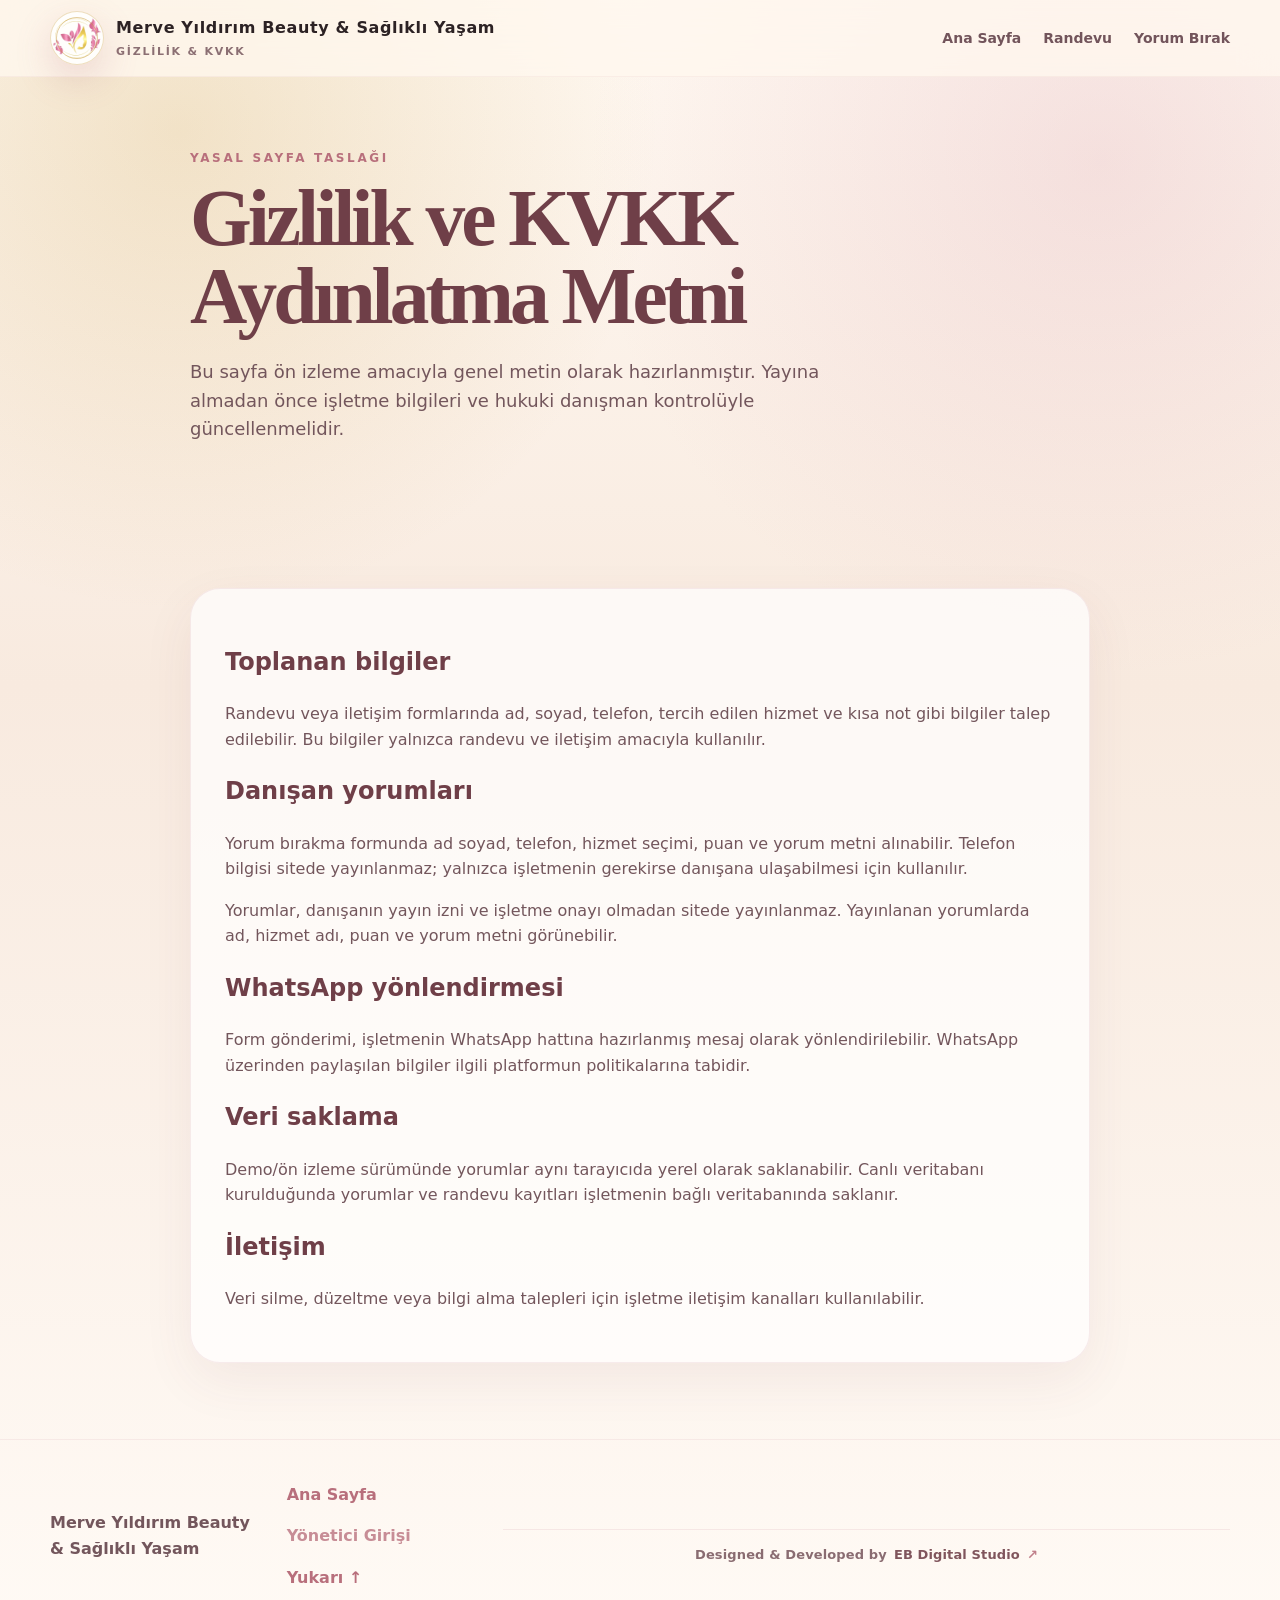
<file: gizlilik-kvkk.html>
<!doctype html>
<html lang="tr">
<head>
  <meta charset="utf-8">
  <meta name="viewport" content="width=device-width, initial-scale=1">
  <title>Gizlilik ve KVKK | Merve Yıldırım Beauty</title>
  <meta name="description" content="Merve Yıldırım Beauty gizlilik ve KVKK bilgilendirme sayfası. Kişisel verilerin işlenmesi ve iletişim süreçleri hakkında bilgi alın.">
  <meta name="robots" content="index,follow">
  <meta name="author" content="Merve Yıldırım Beauty & Sağlıklı Yaşam">
  <meta name="theme-color" content="#f7efe8">
  <meta name="referrer" content="strict-origin-when-cross-origin">
  <link rel="canonical" href="https://merveyildirimguzellik.com.tr/gizlilik-kvkk.html">
  <link rel="alternate" hreflang="tr-TR" href="https://merveyildirimguzellik.com.tr/gizlilik-kvkk.html">
  <link rel="alternate" hreflang="x-default" href="https://merveyildirimguzellik.com.tr/gizlilik-kvkk.html">
  <link rel="icon" href="favicon.ico" sizes="any">
  <link rel="icon" type="image/png" sizes="32x32" href="assets/images/favicon-32x32.png">
  <link rel="apple-touch-icon" sizes="180x180" href="assets/images/favicon-180x180.png">
  <link rel="manifest" href="/manifest.webmanifest">
  <meta property="og:type" content="website">
  <meta property="og:locale" content="tr_TR">
  <meta property="og:site_name" content="Merve Yıldırım Beauty & Sağlıklı Yaşam">
  <meta property="og:title" content="Gizlilik ve KVKK | Merve Yıldırım Beauty">
  <meta property="og:description" content="Merve Yıldırım Beauty gizlilik ve KVKK bilgilendirme sayfası. Kişisel verilerin işlenmesi ve iletişim süreçleri hakkında bilgi alın.">
  <meta property="og:url" content="https://merveyildirimguzellik.com.tr/gizlilik-kvkk.html">
  <meta property="og:image" content="https://merveyildirimguzellik.com.tr/assets/images/logo-merve-yildirim-original.jpg">
  <meta property="og:image:width" content="1200">
  <meta property="og:image:height" content="630">
  <meta name="twitter:card" content="summary_large_image">
  <meta name="twitter:title" content="Gizlilik ve KVKK | Merve Yıldırım Beauty">
  <meta name="twitter:description" content="Merve Yıldırım Beauty gizlilik ve KVKK bilgilendirme sayfası. Kişisel verilerin işlenmesi ve iletişim süreçleri hakkında bilgi alın.">
  <meta name="twitter:image" content="https://merveyildirimguzellik.com.tr/assets/images/logo-merve-yildirim-original.jpg">
  <link rel="stylesheet" href="assets/css/style.css?v=13">
  <script type="application/ld+json">{"@context":"https://schema.org","@type":"WebPage","@id":"https://merveyildirimguzellik.com.tr/gizlilik-kvkk.html#webpage","url":"https://merveyildirimguzellik.com.tr/gizlilik-kvkk.html","name":"Gizlilik ve KVKK | Merve Yıldırım Beauty","headline":"Gizlilik ve KVKK | Merve Yıldırım Beauty","description":"Merve Yıldırım Beauty gizlilik ve KVKK bilgilendirme sayfası. Kişisel verilerin işlenmesi ve iletişim süreçleri hakkında bilgi alın.","inLanguage":"tr-TR","isPartOf":{"@type":"WebSite","@id":"https://merveyildirimguzellik.com.tr/#website","url":"https://merveyildirimguzellik.com.tr/","name":"Merve Yıldırım Beauty & Sağlıklı Yaşam"},"publisher":{"@id":"https://merveyildirimguzellik.com.tr/#business"}}</script>
</head>
<body id="top">
<header class="topbar">
  <nav class="container nav">
    <a class="logo" href="index.html#top"><span class="logo-mark"><img src="assets/images/logo-mark.png?v=11" alt="Merve Yıldırım Beauty & Sağlıklı Yaşam logosu" width="54" height="54" loading="eager" decoding="async"></span><span><span data-brand="name">Merve Yıldırım Beauty & Sağlıklı Yaşam</span><small>Gizlilik & KVKK</small></span></a>
    <div class="nav-links open"><a href="index.html">Ana Sayfa</a><a href="randevu.html">Randevu</a><a href="yorum-birak.html">Yorum Bırak</a></div>
  </nav>
</header>
<main>
  <section class="page-hero">
    <div class="container legal">
      <p class="eyebrow">Yasal sayfa taslağı</p>
      <h1>Gizlilik ve KVKK Aydınlatma Metni</h1>
      <p class="hero-copy">Bu sayfa ön izleme amacıyla genel metin olarak hazırlanmıştır. Yayına almadan önce işletme bilgileri ve hukuki danışman kontrolüyle güncellenmelidir.</p>
    </div>
  </section>
  <section class="section">
    <div class="container legal content-card">
      <h2>Toplanan bilgiler</h2>
      <p>Randevu veya iletişim formlarında ad, soyad, telefon, tercih edilen hizmet ve kısa not gibi bilgiler talep edilebilir. Bu bilgiler yalnızca randevu ve iletişim amacıyla kullanılır.</p>
      <h2>Danışan yorumları</h2>
      <p>Yorum bırakma formunda ad soyad, telefon, hizmet seçimi, puan ve yorum metni alınabilir. Telefon bilgisi sitede yayınlanmaz; yalnızca işletmenin gerekirse danışana ulaşabilmesi için kullanılır.</p>
      <p>Yorumlar, danışanın yayın izni ve işletme onayı olmadan sitede yayınlanmaz. Yayınlanan yorumlarda ad, hizmet adı, puan ve yorum metni görünebilir.</p>
      <h2>WhatsApp yönlendirmesi</h2>
      <p>Form gönderimi, işletmenin WhatsApp hattına hazırlanmış mesaj olarak yönlendirilebilir. WhatsApp üzerinden paylaşılan bilgiler ilgili platformun politikalarına tabidir.</p>
      <h2>Veri saklama</h2>
      <p>Demo/ön izleme sürümünde yorumlar aynı tarayıcıda yerel olarak saklanabilir. Canlı veritabanı kurulduğunda yorumlar ve randevu kayıtları işletmenin bağlı veritabanında saklanır.</p>
      <h2>İletişim</h2>
      <p>Veri silme, düzeltme veya bilgi alma talepleri için işletme iletişim kanalları kullanılabilir.</p>
    </div>
  </section>
</main>
<footer class="footer"><div class="container footer-inner"><div><strong data-brand="name">Merve Yıldırım Beauty</strong></div><div class="footer-links"><a href="index.html">Ana Sayfa</a><a href="admin-yorumlar.html" rel="nofollow">Yönetici Girişi</a><a href="#top" data-scroll-top>Yukarı ↑</a></div>
    <div class="eb-made-by" aria-label="Site tasarım ve geliştirme imzası">
      <a href="https://ebdigitalstudio.com.tr/" target="_blank" rel="noopener noreferrer external" title="Designed & Developed by EB Digital Studio">
        <span>Designed &amp; Developed by</span>
        <strong>EB Digital Studio</strong>
        <i aria-hidden="true">↗</i>
      </a>
    </div></div></footer>
<script src="assets/js/site-data.js?v=13"></script><script src="assets/js/app.js?v=13"></script>
</body>
</html>
</file>
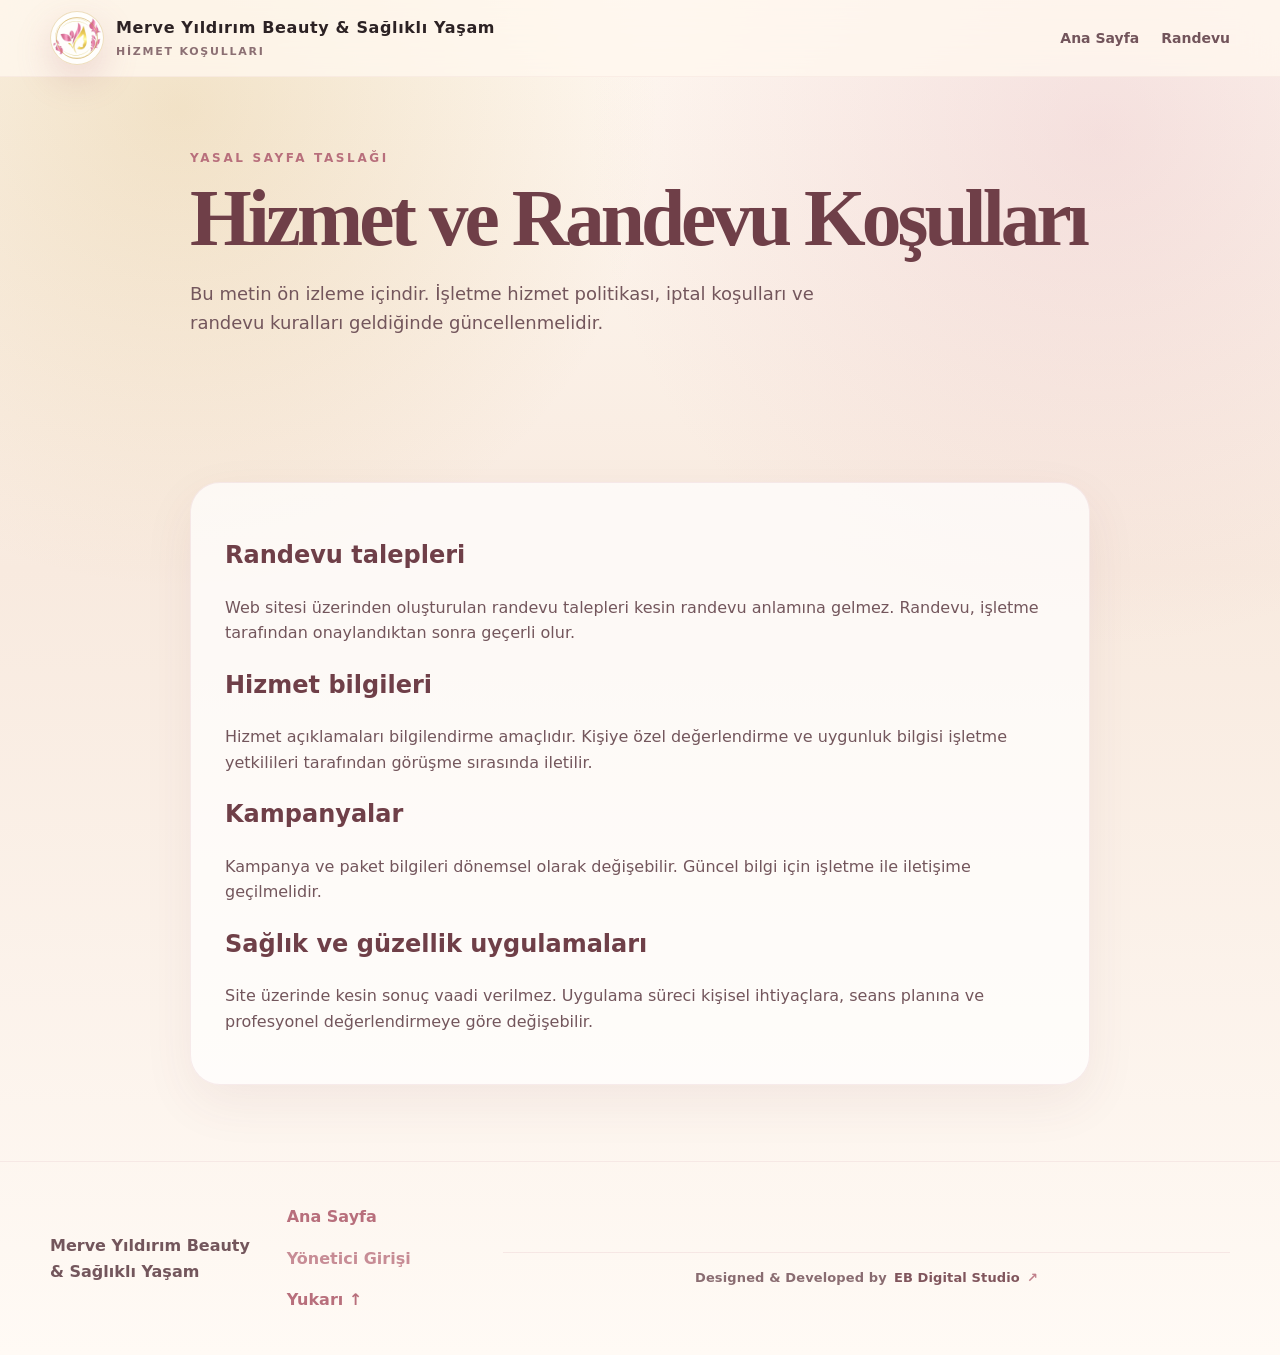
<file: hizmet-kosullari.html>
<!doctype html>
<html lang="tr">
<head>
  <meta charset="utf-8">
  <meta name="viewport" content="width=device-width, initial-scale=1">
  <title>Hizmet Koşulları | Merve Yıldırım Beauty</title>
  <meta name="description" content="Merve Yıldırım Beauty hizmet koşulları, randevu, ödeme, iptal ve bilgilendirme süreçleri hakkında açıklamalar.">
  <meta name="robots" content="index,follow">
  <meta name="author" content="Merve Yıldırım Beauty & Sağlıklı Yaşam">
  <meta name="theme-color" content="#f7efe8">
  <meta name="referrer" content="strict-origin-when-cross-origin">
  <link rel="canonical" href="https://merveyildirimguzellik.com.tr/hizmet-kosullari.html">
  <link rel="alternate" hreflang="tr-TR" href="https://merveyildirimguzellik.com.tr/hizmet-kosullari.html">
  <link rel="alternate" hreflang="x-default" href="https://merveyildirimguzellik.com.tr/hizmet-kosullari.html">
  <link rel="icon" href="favicon.ico" sizes="any">
  <link rel="icon" type="image/png" sizes="32x32" href="assets/images/favicon-32x32.png">
  <link rel="apple-touch-icon" sizes="180x180" href="assets/images/favicon-180x180.png">
  <link rel="manifest" href="/manifest.webmanifest">
  <meta property="og:type" content="website">
  <meta property="og:locale" content="tr_TR">
  <meta property="og:site_name" content="Merve Yıldırım Beauty & Sağlıklı Yaşam">
  <meta property="og:title" content="Hizmet Koşulları | Merve Yıldırım Beauty">
  <meta property="og:description" content="Merve Yıldırım Beauty hizmet koşulları, randevu, ödeme, iptal ve bilgilendirme süreçleri hakkında açıklamalar.">
  <meta property="og:url" content="https://merveyildirimguzellik.com.tr/hizmet-kosullari.html">
  <meta property="og:image" content="https://merveyildirimguzellik.com.tr/assets/images/logo-merve-yildirim-original.jpg">
  <meta property="og:image:width" content="1200">
  <meta property="og:image:height" content="630">
  <meta name="twitter:card" content="summary_large_image">
  <meta name="twitter:title" content="Hizmet Koşulları | Merve Yıldırım Beauty">
  <meta name="twitter:description" content="Merve Yıldırım Beauty hizmet koşulları, randevu, ödeme, iptal ve bilgilendirme süreçleri hakkında açıklamalar.">
  <meta name="twitter:image" content="https://merveyildirimguzellik.com.tr/assets/images/logo-merve-yildirim-original.jpg">
  <link rel="stylesheet" href="assets/css/style.css?v=13">
  <script type="application/ld+json">{"@context":"https://schema.org","@type":"WebPage","@id":"https://merveyildirimguzellik.com.tr/hizmet-kosullari.html#webpage","url":"https://merveyildirimguzellik.com.tr/hizmet-kosullari.html","name":"Hizmet Koşulları | Merve Yıldırım Beauty","headline":"Hizmet Koşulları | Merve Yıldırım Beauty","description":"Merve Yıldırım Beauty hizmet koşulları, randevu, ödeme, iptal ve bilgilendirme süreçleri hakkında açıklamalar.","inLanguage":"tr-TR","isPartOf":{"@type":"WebSite","@id":"https://merveyildirimguzellik.com.tr/#website","url":"https://merveyildirimguzellik.com.tr/","name":"Merve Yıldırım Beauty & Sağlıklı Yaşam"},"publisher":{"@id":"https://merveyildirimguzellik.com.tr/#business"}}</script>
</head>
<body id="top"><header class="topbar"><nav class="container nav"><a class="logo" href="index.html#top"><span class="logo-mark"><img src="assets/images/logo-mark.png?v=11" alt="Merve Yıldırım Beauty & Sağlıklı Yaşam logosu" width="54" height="54" loading="eager" decoding="async"></span><span><span data-brand="name">Merve Yıldırım Beauty & Sağlıklı Yaşam</span><small>Hizmet Koşulları</small></span></a><div class="nav-links open"><a href="index.html">Ana Sayfa</a><a href="randevu.html">Randevu</a></div></nav></header>
<main><section class="page-hero"><div class="container legal"><p class="eyebrow">Yasal sayfa taslağı</p><h1>Hizmet ve Randevu Koşulları</h1><p class="hero-copy">Bu metin ön izleme içindir. İşletme hizmet politikası, iptal koşulları ve randevu kuralları geldiğinde güncellenmelidir.</p></div></section><section class="section"><div class="container legal content-card"><h2>Randevu talepleri</h2><p>Web sitesi üzerinden oluşturulan randevu talepleri kesin randevu anlamına gelmez. Randevu, işletme tarafından onaylandıktan sonra geçerli olur.</p><h2>Hizmet bilgileri</h2><p>Hizmet açıklamaları bilgilendirme amaçlıdır. Kişiye özel değerlendirme ve uygunluk bilgisi işletme yetkilileri tarafından görüşme sırasında iletilir.</p><h2>Kampanyalar</h2><p>Kampanya ve paket bilgileri dönemsel olarak değişebilir. Güncel bilgi için işletme ile iletişime geçilmelidir.</p><h2>Sağlık ve güzellik uygulamaları</h2><p>Site üzerinde kesin sonuç vaadi verilmez. Uygulama süreci kişisel ihtiyaçlara, seans planına ve profesyonel değerlendirmeye göre değişebilir.</p></div></section></main><footer class="footer"><div class="container footer-inner"><div><strong data-brand="name">Merve Yıldırım Beauty</strong></div><div class="footer-links"><a href="index.html">Ana Sayfa</a><a href="admin-yorumlar.html" rel="nofollow">Yönetici Girişi</a><a href="#top" data-scroll-top>Yukarı ↑</a></div>
    <div class="eb-made-by" aria-label="Site tasarım ve geliştirme imzası">
      <a href="https://ebdigitalstudio.com.tr/" target="_blank" rel="noopener noreferrer external" title="Designed & Developed by EB Digital Studio">
        <span>Designed &amp; Developed by</span>
        <strong>EB Digital Studio</strong>
        <i aria-hidden="true">↗</i>
      </a>
    </div></div></footer><script src="assets/js/site-data.js?v=13"></script><script src="assets/js/app.js?v=13"></script></body></html>
</file>
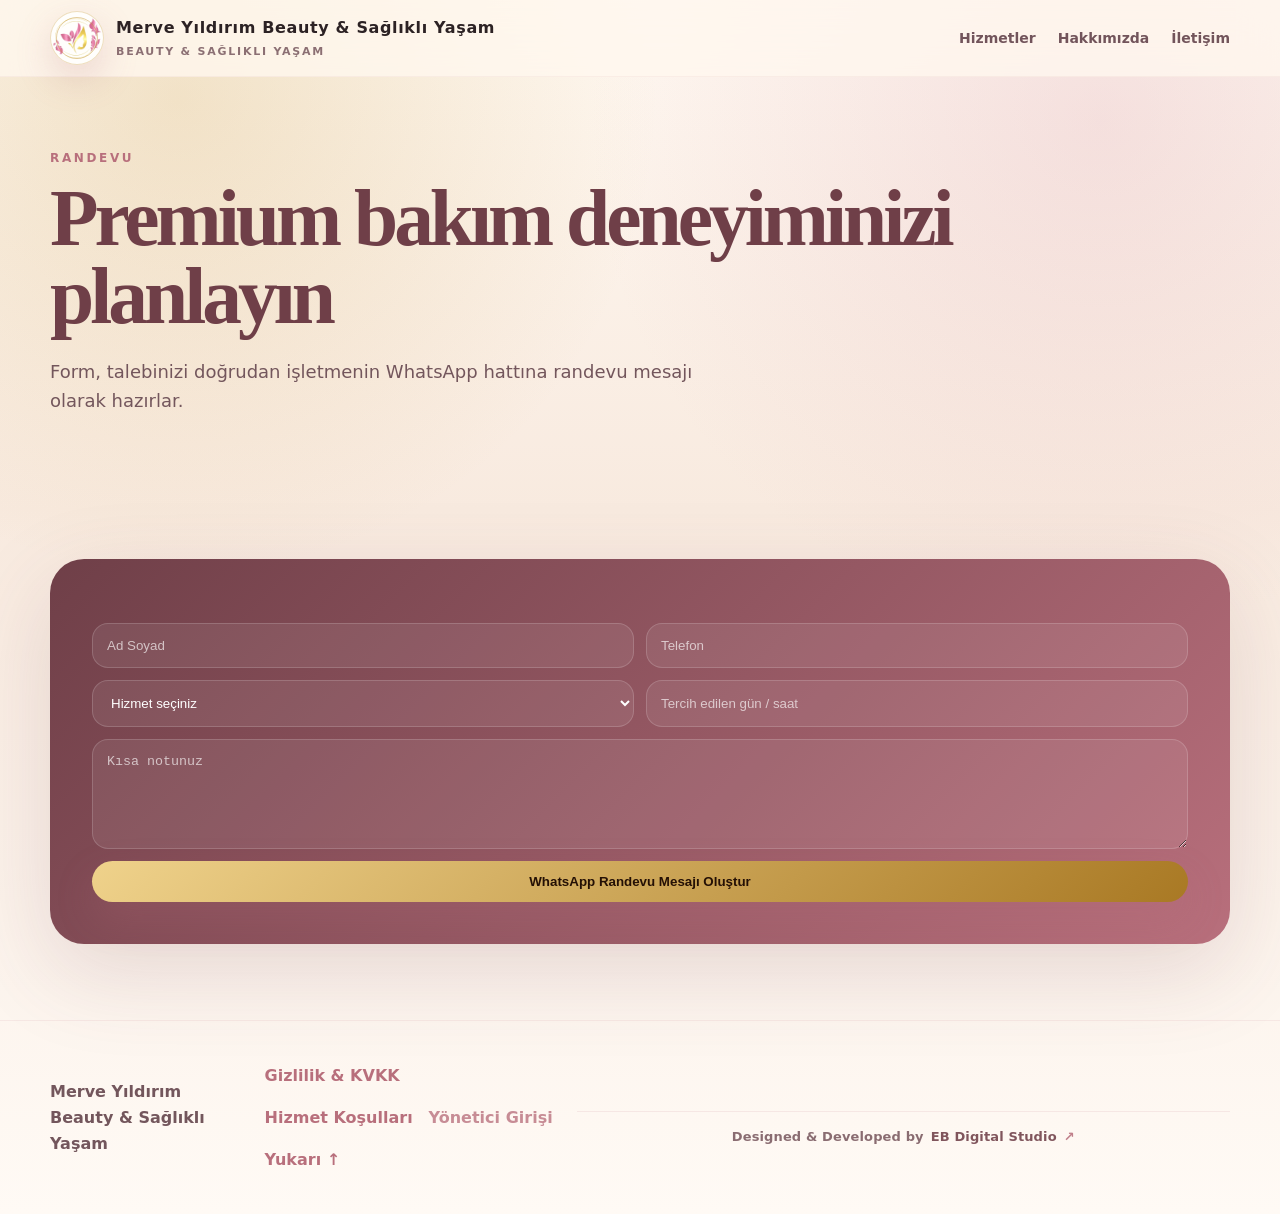
<file: randevu.html>
<!doctype html>
<html lang="tr">
<head>
  <meta charset="utf-8">
  <meta name="viewport" content="width=device-width, initial-scale=1">
  <title>Randevu Al | Merve Yıldırım Beauty Mezitli Mersin</title>
  <meta name="description" content="Merve Yıldırım Beauty Mezitli Mersin randevu sayfası. Telefon veya WhatsApp üzerinden hızlı randevu talebi oluşturun.">
  <meta name="robots" content="index,follow">
  <meta name="author" content="Merve Yıldırım Beauty & Sağlıklı Yaşam">
  <meta name="theme-color" content="#f7efe8">
  <meta name="referrer" content="strict-origin-when-cross-origin">
  <link rel="canonical" href="https://merveyildirimguzellik.com.tr/randevu.html">
  <link rel="alternate" hreflang="tr-TR" href="https://merveyildirimguzellik.com.tr/randevu.html">
  <link rel="alternate" hreflang="x-default" href="https://merveyildirimguzellik.com.tr/randevu.html">
  <link rel="icon" href="favicon.ico" sizes="any">
  <link rel="icon" type="image/png" sizes="32x32" href="assets/images/favicon-32x32.png">
  <link rel="apple-touch-icon" sizes="180x180" href="assets/images/favicon-180x180.png">
  <link rel="manifest" href="/manifest.webmanifest">
  <meta property="og:type" content="website">
  <meta property="og:locale" content="tr_TR">
  <meta property="og:site_name" content="Merve Yıldırım Beauty & Sağlıklı Yaşam">
  <meta property="og:title" content="Randevu Al | Merve Yıldırım Beauty Mezitli Mersin">
  <meta property="og:description" content="Merve Yıldırım Beauty Mezitli Mersin randevu sayfası. Telefon veya WhatsApp üzerinden hızlı randevu talebi oluşturun.">
  <meta property="og:url" content="https://merveyildirimguzellik.com.tr/randevu.html">
  <meta property="og:image" content="https://merveyildirimguzellik.com.tr/assets/images/logo-merve-yildirim-original.jpg">
  <meta property="og:image:width" content="1200">
  <meta property="og:image:height" content="630">
  <meta name="twitter:card" content="summary_large_image">
  <meta name="twitter:title" content="Randevu Al | Merve Yıldırım Beauty Mezitli Mersin">
  <meta name="twitter:description" content="Merve Yıldırım Beauty Mezitli Mersin randevu sayfası. Telefon veya WhatsApp üzerinden hızlı randevu talebi oluşturun.">
  <meta name="twitter:image" content="https://merveyildirimguzellik.com.tr/assets/images/logo-merve-yildirim-original.jpg">
  <link rel="stylesheet" href="assets/css/style.css?v=13">
  <script type="application/ld+json">{"@context":"https://schema.org","@type":"WebPage","@id":"https://merveyildirimguzellik.com.tr/randevu.html#webpage","url":"https://merveyildirimguzellik.com.tr/randevu.html","name":"Randevu Al | Merve Yıldırım Beauty Mezitli Mersin","headline":"Randevu Al | Merve Yıldırım Beauty Mezitli Mersin","description":"Merve Yıldırım Beauty Mezitli Mersin randevu sayfası. Telefon veya WhatsApp üzerinden hızlı randevu talebi oluşturun.","inLanguage":"tr-TR","isPartOf":{"@type":"WebSite","@id":"https://merveyildirimguzellik.com.tr/#website","url":"https://merveyildirimguzellik.com.tr/","name":"Merve Yıldırım Beauty & Sağlıklı Yaşam"},"publisher":{"@id":"https://merveyildirimguzellik.com.tr/#business"}}</script>
</head>
<body id="top">
<header class="topbar">
  <nav class="container nav">
    <a class="logo" href="index.html#top"><span class="logo-mark"><img src="assets/images/logo-mark.png?v=11" alt="Merve Yıldırım Beauty & Sağlıklı Yaşam logosu" width="54" height="54" loading="eager" decoding="async"></span><span><span data-brand="name">Merve Yıldırım Beauty & Sağlıklı Yaşam</span><small data-brand="descriptor">Beauty & Sağlıklı Yaşam</small></span></a>
    <button class="menu-toggle" id="menuToggle">Menü</button>
    <div class="nav-links" id="navLinks"><a href="index.html#hizmetler">Hizmetler</a><a href="index.html#hakkimizda">Hakkımızda</a><a href="index.html#iletisim">İletişim</a></div>
  </nav>
</header>
<main>
  <section class="page-hero"><div class="container"><p class="eyebrow">Randevu</p><h1>Premium bakım deneyiminizi planlayın</h1><p class="hero-copy">Form, talebinizi doğrudan işletmenin WhatsApp hattına randevu mesajı olarak hazırlar.</p></div></section>
  <section class="section"><div class="container appointment"><form class="form-grid" id="appointmentForm"><input class="input" name="name" placeholder="Ad Soyad" required><input class="input" name="phone" placeholder="Telefon" required><select class="input" name="service" id="serviceSelect"></select><input class="input" name="time" placeholder="Tercih edilen gün / saat"><textarea class="input" name="note" placeholder="Kısa notunuz"></textarea><button class="btn gold" type="submit">WhatsApp Randevu Mesajı Oluştur</button></form></div></section>
</main>
<footer class="footer"><div class="container footer-inner"><div><strong data-brand="name">Merve Yıldırım Beauty</strong></div><div class="footer-links"><a href="gizlilik-kvkk.html">Gizlilik & KVKK</a><a href="hizmet-kosullari.html">Hizmet Koşulları</a><a href="admin-yorumlar.html" rel="nofollow">Yönetici Girişi</a><a href="#top" data-scroll-top>Yukarı ↑</a></div>
    <div class="eb-made-by" aria-label="Site tasarım ve geliştirme imzası">
      <a href="https://ebdigitalstudio.com.tr/" target="_blank" rel="noopener noreferrer external" title="Designed & Developed by EB Digital Studio">
        <span>Designed &amp; Developed by</span>
        <strong>EB Digital Studio</strong>
        <i aria-hidden="true">↗</i>
      </a>
    </div></div></footer>
<script src="assets/js/site-data.js?v=13"></script><script src="assets/js/app.js?v=13"></script>
</body>
</html>
</file>
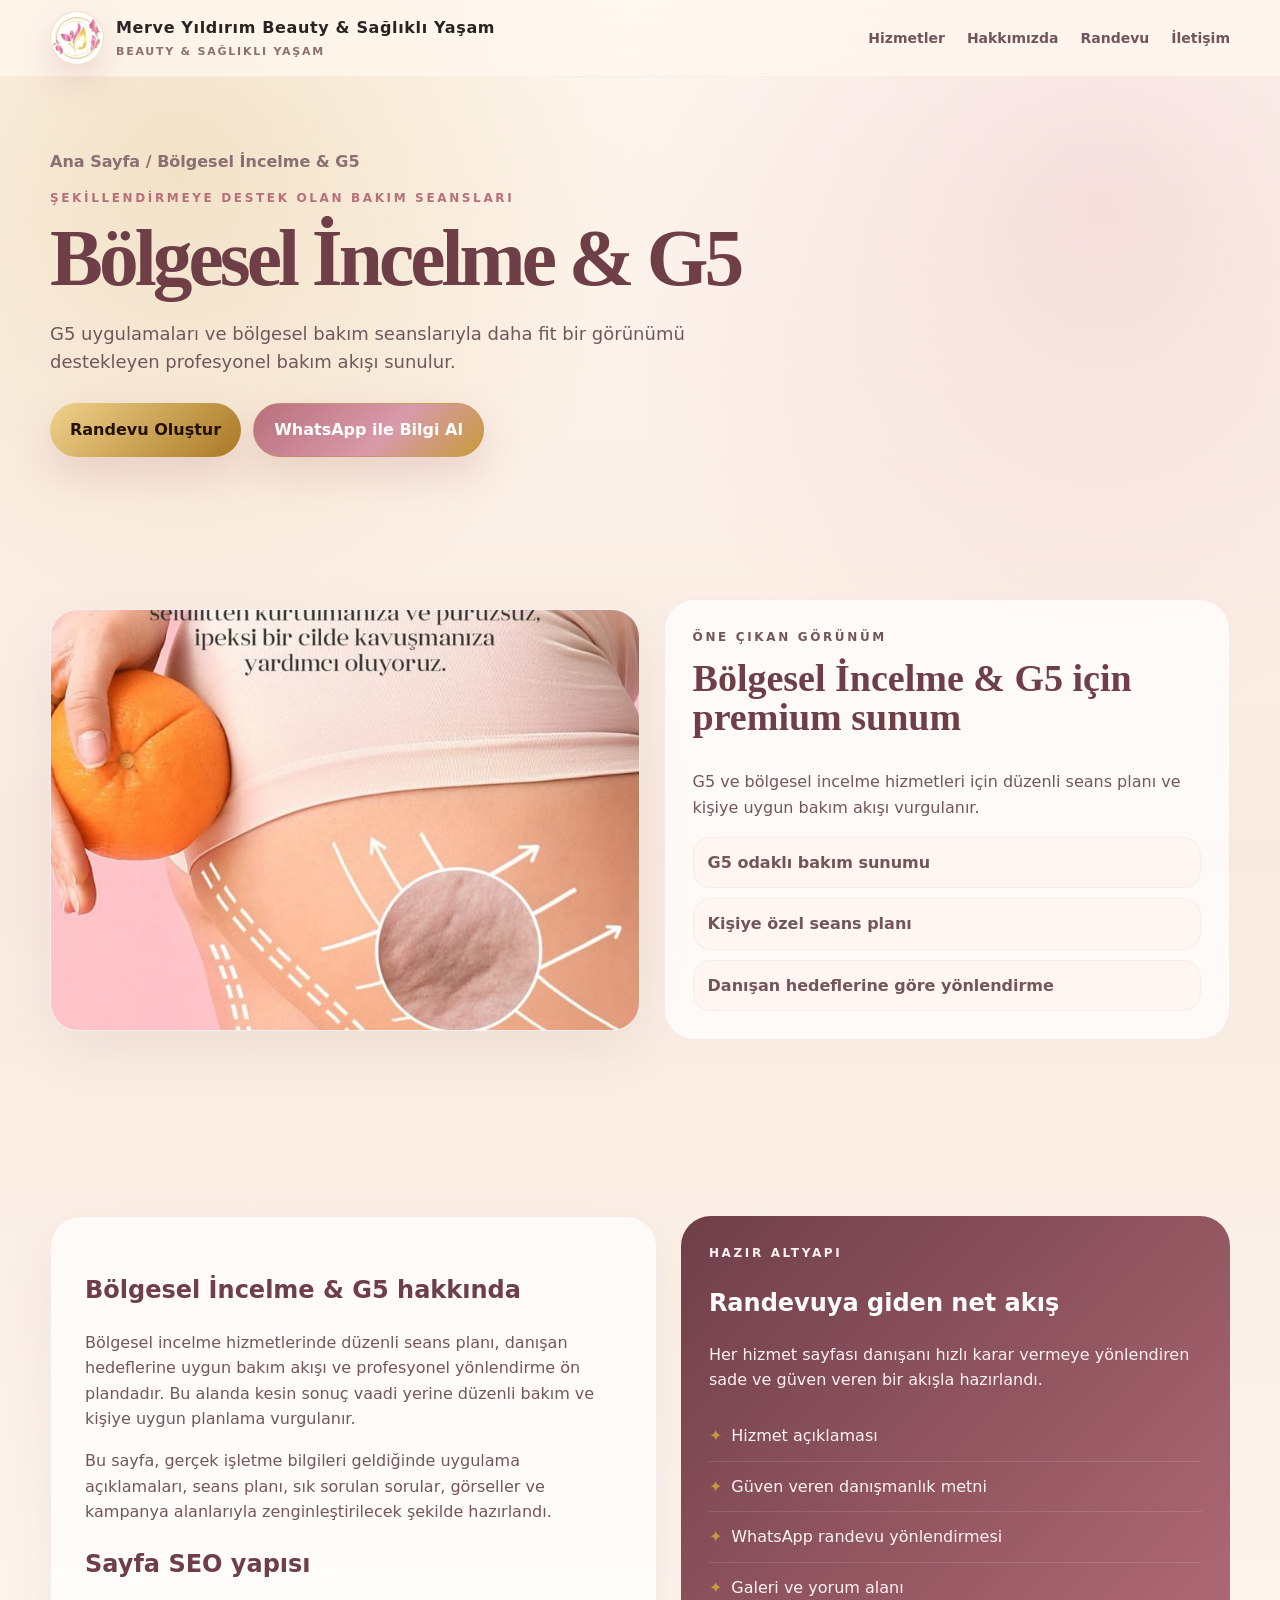
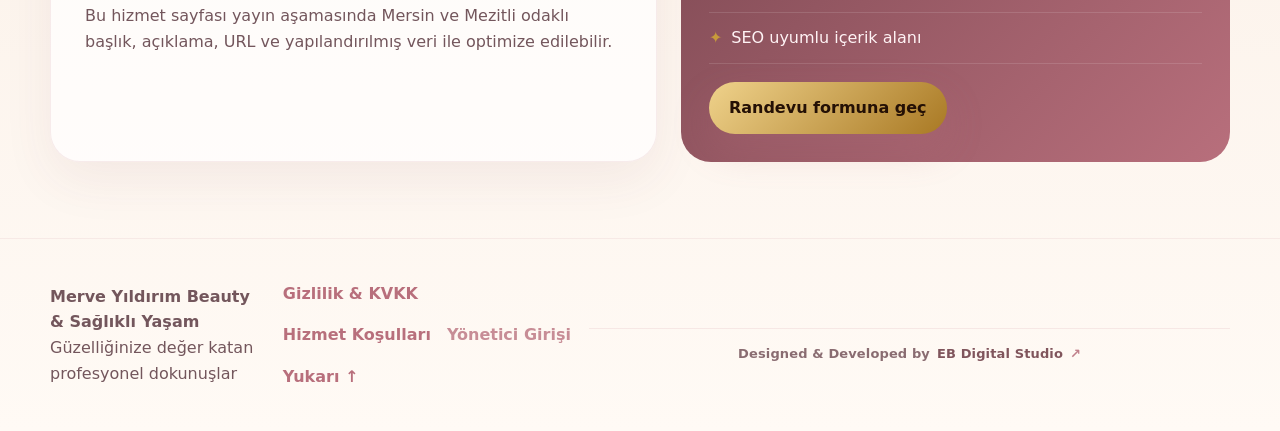
<file: hizmetler/bolgesel-incelme.html>
<!doctype html>
<html lang="tr">
<head>
  <meta charset="utf-8">
  <meta name="viewport" content="width=device-width, initial-scale=1">
  <title>Bölgesel İncelme Mezitli Mersin | Merve Yıldırım Beauty</title>
  <meta name="description" content="Mezitli Mersin’de bölgesel incelme ve vücut bakım uygulamaları için Merve Yıldırım Beauty. Kişiye özel değerlendirme için randevu alın.">
  <meta name="robots" content="index,follow">
  <meta name="author" content="Merve Yıldırım Beauty & Sağlıklı Yaşam">
  <meta name="theme-color" content="#f7efe8">
  <meta name="referrer" content="strict-origin-when-cross-origin">
  <link rel="canonical" href="https://merveyildirimguzellik.com.tr/hizmetler/bolgesel-incelme.html">
  <link rel="alternate" hreflang="tr-TR" href="https://merveyildirimguzellik.com.tr/hizmetler/bolgesel-incelme.html">
  <link rel="alternate" hreflang="x-default" href="https://merveyildirimguzellik.com.tr/hizmetler/bolgesel-incelme.html">
  <link rel="icon" href="../favicon.ico" sizes="any">
  <link rel="icon" type="image/png" sizes="32x32" href="../assets/images/favicon-32x32.png">
  <link rel="apple-touch-icon" sizes="180x180" href="../assets/images/favicon-180x180.png">
  <link rel="manifest" href="/manifest.webmanifest">
  <meta property="og:type" content="website">
  <meta property="og:locale" content="tr_TR">
  <meta property="og:site_name" content="Merve Yıldırım Beauty & Sağlıklı Yaşam">
  <meta property="og:title" content="Bölgesel İncelme Mezitli Mersin | Merve Yıldırım Beauty">
  <meta property="og:description" content="Mezitli Mersin’de bölgesel incelme ve vücut bakım uygulamaları için Merve Yıldırım Beauty. Kişiye özel değerlendirme için randevu alın.">
  <meta property="og:url" content="https://merveyildirimguzellik.com.tr/hizmetler/bolgesel-incelme.html">
  <meta property="og:image" content="https://merveyildirimguzellik.com.tr/assets/images/logo-merve-yildirim-original.jpg">
  <meta property="og:image:width" content="1200">
  <meta property="og:image:height" content="630">
  <meta name="twitter:card" content="summary_large_image">
  <meta name="twitter:title" content="Bölgesel İncelme Mezitli Mersin | Merve Yıldırım Beauty">
  <meta name="twitter:description" content="Mezitli Mersin’de bölgesel incelme ve vücut bakım uygulamaları için Merve Yıldırım Beauty. Kişiye özel değerlendirme için randevu alın.">
  <meta name="twitter:image" content="https://merveyildirimguzellik.com.tr/assets/images/logo-merve-yildirim-original.jpg">
  <link rel="stylesheet" href="../assets/css/style.css?v=13">
  <script type="application/ld+json">{"@context":"https://schema.org","@graph":[{"@type":"Service","@id":"https://merveyildirimguzellik.com.tr/hizmetler/bolgesel-incelme.html#service","name":"Bölgesel İncelme","description":"Mezitli Mersin’de bölgesel incelme ve vücut bakım uygulamaları için Merve Yıldırım Beauty. Kişiye özel değerlendirme için randevu alın.","url":"https://merveyildirimguzellik.com.tr/hizmetler/bolgesel-incelme.html","provider":{"@id":"https://merveyildirimguzellik.com.tr/#business"},"areaServed":["Mezitli","Mersin"],"serviceType":"Bölgesel İncelme"},{"@type":"BreadcrumbList","itemListElement":[{"@type":"ListItem","position":1,"name":"Ana Sayfa","item":"https://merveyildirimguzellik.com.tr/"},{"@type":"ListItem","position":2,"name":"Bölgesel İncelme","item":"https://merveyildirimguzellik.com.tr/hizmetler/bolgesel-incelme.html"}]},{"@type":"WebPage","@id":"https://merveyildirimguzellik.com.tr/hizmetler/bolgesel-incelme.html#webpage","url":"https://merveyildirimguzellik.com.tr/hizmetler/bolgesel-incelme.html","name":"Bölgesel İncelme Mezitli Mersin | Merve Yıldırım Beauty","headline":"Bölgesel İncelme Mezitli Mersin | Merve Yıldırım Beauty","description":"Mezitli Mersin’de bölgesel incelme ve vücut bakım uygulamaları için Merve Yıldırım Beauty. Kişiye özel değerlendirme için randevu alın.","inLanguage":"tr-TR","isPartOf":{"@id":"https://merveyildirimguzellik.com.tr/#website"},"about":{"@id":"https://merveyildirimguzellik.com.tr/hizmetler/bolgesel-incelme.html#service"}}]}</script>
</head>
<body data-service="bolgesel-incelme" id="top">
<header class="topbar">
  <nav class="container nav">
    <a class="logo" href="../index.html#top" aria-label="Ana sayfa">
      <span class="logo-mark"><img src="../assets/images/logo-mark.png?v=11" alt="Merve Yıldırım Beauty & Sağlıklı Yaşam logosu" width="54" height="54" loading="eager" decoding="async"></span>
      <span><span data-brand="name">Merve Yıldırım Beauty & Sağlıklı Yaşam</span><small data-brand="descriptor">Beauty & Sağlıklı Yaşam</small></span>
    </a>
    <button class="menu-toggle" id="menuToggle">Menü</button>
    <div class="nav-links" id="navLinks">
      <a href="../index.html#hizmetler">Hizmetler</a>
      <a href="../index.html#hakkimizda">Hakkımızda</a>
      <a href="../index.html#randevu">Randevu</a>
      <a href="../index.html#iletisim">İletişim</a>
    </div>
  </nav>
</header>
<main>
  <section class="page-hero">
    <div class="container">
      <div class="breadcrumb"><a href="../index.html">Ana Sayfa</a> / <span id="breadcrumbService">Hizmet</span></div>
      <p class="eyebrow" id="serviceEyebrow">Premium hizmet</p>
      <h1 id="serviceTitle">Hizmet Detayı</h1>
      <p class="hero-copy" id="serviceSummary">Hizmet özeti.</p>
      <div class="hero-actions">
        <a class="btn gold" href="../randevu.html">Randevu Oluştur</a>
        <a class="btn" href="#" data-whatsapp-service>WhatsApp ile Bilgi Al</a>
      </div>
    </div>
  </section>
  <section class="section">
    <div class="container service-spotlight">
      <div class="spotlight-media reveal"><img src="../assets/images/gallery/g5-orange-skin.jpg" alt="G5 bölgesel incelme tanıtım görseli" loading="eager" decoding="async"></div>
      <div class="spotlight-copy reveal">
        <p class="eyebrow">Öne çıkan görünüm</p>
        <h2><span data-service-name>Hizmet</span> için premium sunum</h2>
        <p>G5 ve bölgesel incelme hizmetleri için düzenli seans planı ve kişiye uygun bakım akışı vurgulanır.</p>
        <div class="benefit-list">
          <div>G5 odaklı bakım sunumu</div>
          <div>Kişiye özel seans planı</div>
          <div>Danışan hedeflerine göre yönlendirme</div>
        </div>
      </div>
    </div>
  </section>

  <section class="section">
    <div class="container detail-grid">
      <article class="content-card reveal">
        <h2><span data-service-name>Hizmet</span> hakkında</h2>
        <p id="serviceDetail">Detay metni.</p>
        <p>Bu sayfa, gerçek işletme bilgileri geldiğinde uygulama açıklamaları, seans planı, sık sorulan sorular, görseller ve kampanya alanlarıyla zenginleştirilecek şekilde hazırlandı.</p>
        <h2>Sayfa SEO yapısı</h2>
        <p>Bu hizmet sayfası yayın aşamasında Mersin ve Mezitli odaklı başlık, açıklama, URL ve yapılandırılmış veri ile optimize edilebilir.</p>
      </article>
      <aside class="detail-panel reveal">
        <p class="eyebrow">Hazır altyapı</p>
        <h2>Randevuya giden net akış</h2>
        <p>Her hizmet sayfası danışanı hızlı karar vermeye yönlendiren sade ve güven veren bir akışla hazırlandı.</p>
        <ul class="check-list">
          <li>Hizmet açıklaması</li>
          <li>Güven veren danışmanlık metni</li>
          <li>WhatsApp randevu yönlendirmesi</li>
          <li>Galeri ve yorum alanı</li>
          <li>SEO uyumlu içerik alanı</li>
        </ul>
        <a class="btn gold" href="../randevu.html">Randevu formuna geç</a>
      </aside>
    </div>
  </section>
</main>
<footer class="footer">
  <div class="container footer-inner">
    <div><strong data-brand="name">Merve Yıldırım Beauty</strong><br><span data-brand="slogan">Premium bakım deneyimi</span></div>
    <div class="footer-links"><a href="../gizlilik-kvkk.html">Gizlilik & KVKK</a><a href="../hizmet-kosullari.html">Hizmet Koşulları</a><a href="../admin-yorumlar.html" rel="nofollow">Yönetici Girişi</a><a href="#top" data-scroll-top>Yukarı ↑</a></div>
    <div class="eb-made-by" aria-label="Site tasarım ve geliştirme imzası">
      <a href="https://ebdigitalstudio.com.tr/" target="_blank" rel="noopener noreferrer external" title="Designed & Developed by EB Digital Studio">
        <span>Designed &amp; Developed by</span>
        <strong>EB Digital Studio</strong>
        <i aria-hidden="true">↗</i>
      </a>
    </div>
  </div>
</footer>
<script src="../assets/js/site-data.js?v=13"></script>
<script src="../assets/js/app.js?v=13"></script>
</body>
</html>
</file>
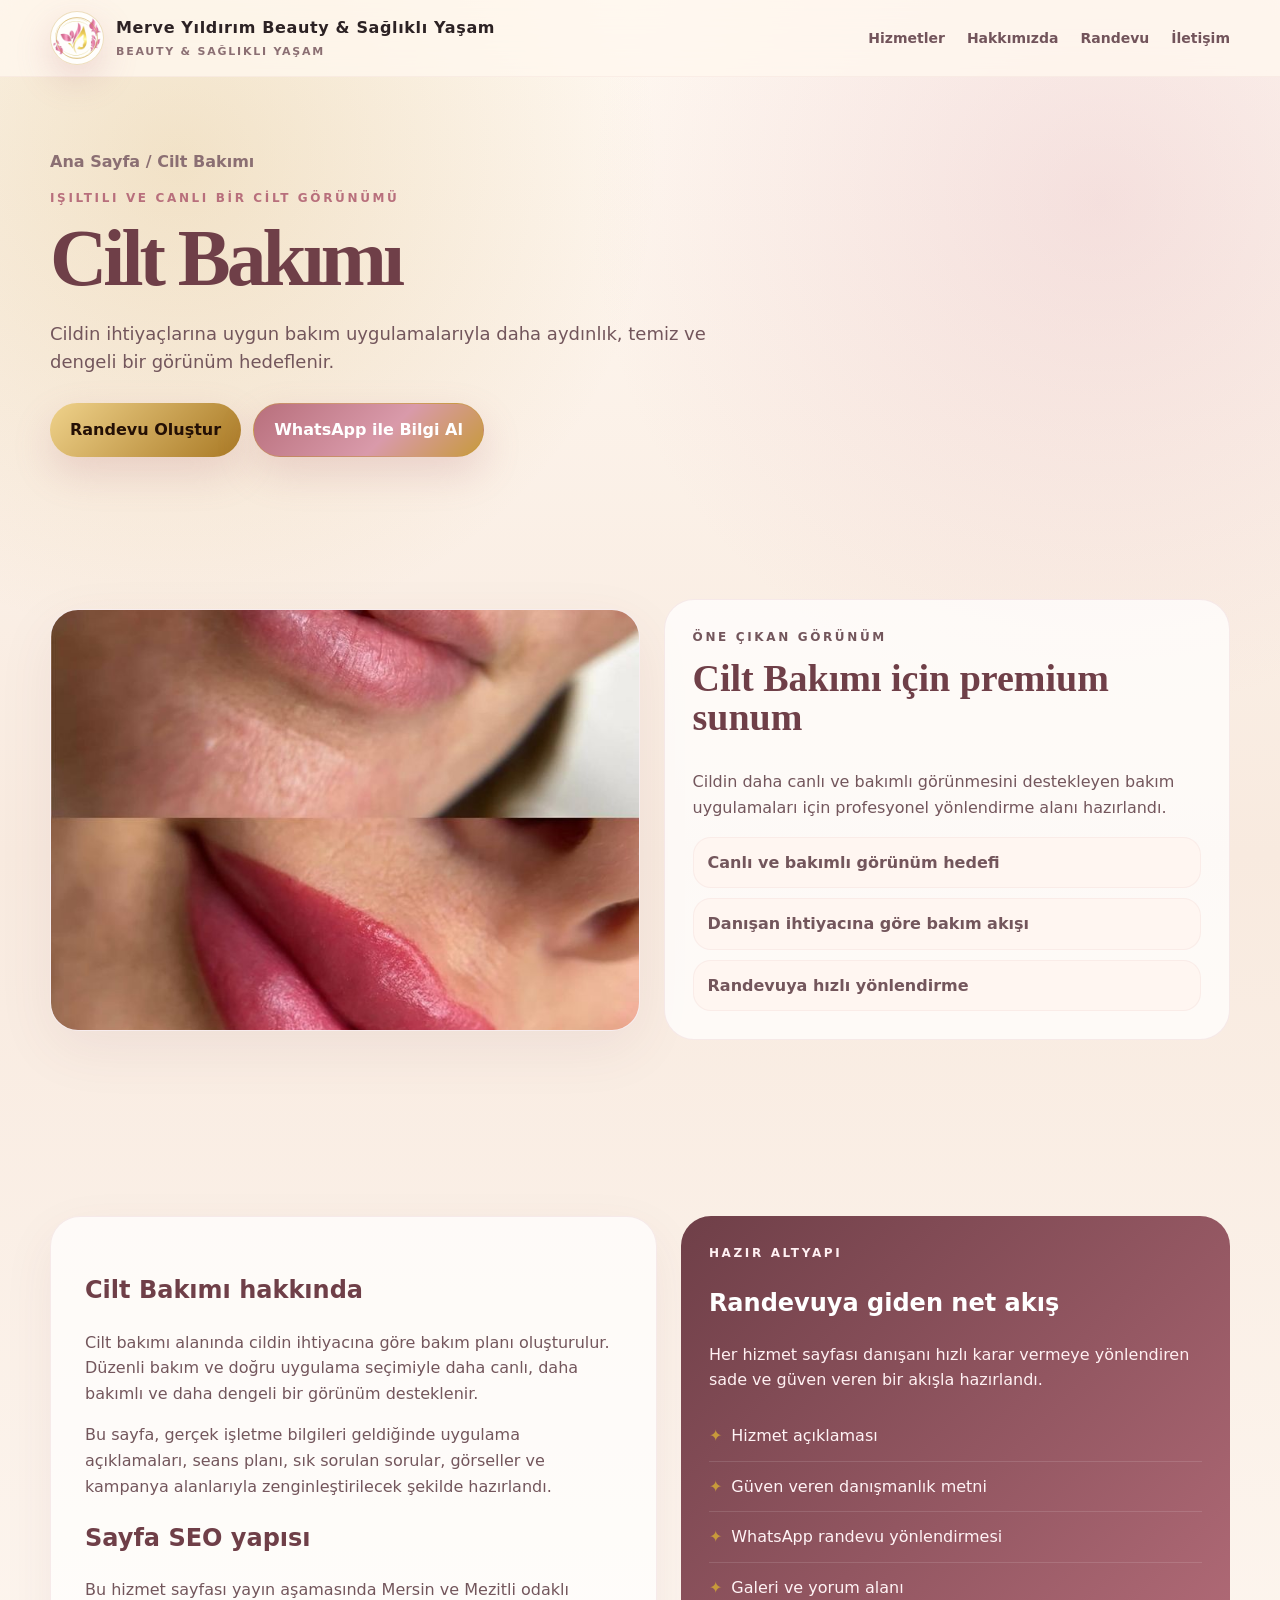
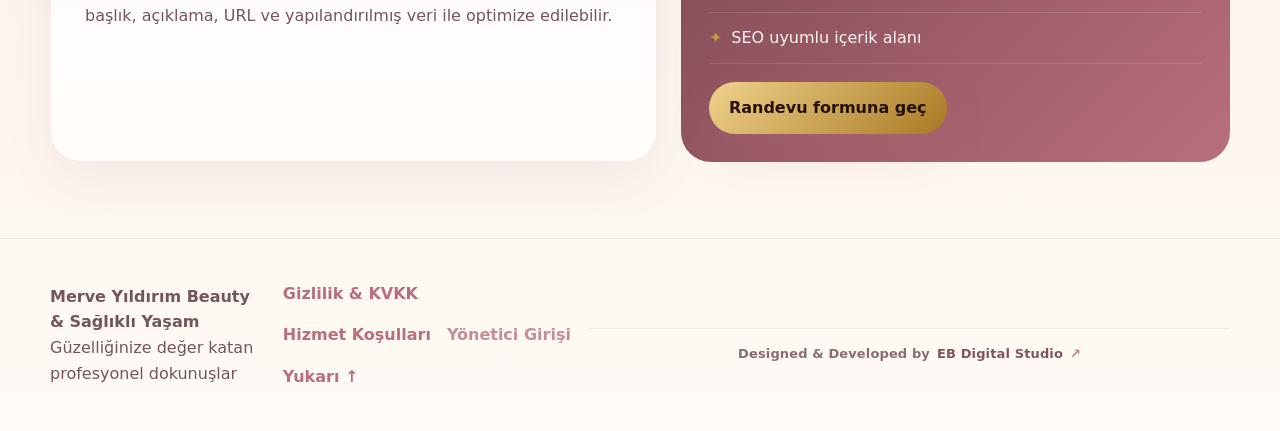
<file: hizmetler/cilt-bakimi.html>
<!doctype html>
<html lang="tr">
<head>
  <meta charset="utf-8">
  <meta name="viewport" content="width=device-width, initial-scale=1">
  <title>Cilt Bakımı Mezitli Mersin | Merve Yıldırım Beauty</title>
  <meta name="description" content="Mezitli Mersin’de cilt bakımı ve profesyonel bakım uygulamaları için Merve Yıldırım Beauty. Randevu ve bilgi için WhatsApp hattı açık.">
  <meta name="robots" content="index,follow">
  <meta name="author" content="Merve Yıldırım Beauty & Sağlıklı Yaşam">
  <meta name="theme-color" content="#f7efe8">
  <meta name="referrer" content="strict-origin-when-cross-origin">
  <link rel="canonical" href="https://merveyildirimguzellik.com.tr/hizmetler/cilt-bakimi.html">
  <link rel="alternate" hreflang="tr-TR" href="https://merveyildirimguzellik.com.tr/hizmetler/cilt-bakimi.html">
  <link rel="alternate" hreflang="x-default" href="https://merveyildirimguzellik.com.tr/hizmetler/cilt-bakimi.html">
  <link rel="icon" href="../favicon.ico" sizes="any">
  <link rel="icon" type="image/png" sizes="32x32" href="../assets/images/favicon-32x32.png">
  <link rel="apple-touch-icon" sizes="180x180" href="../assets/images/favicon-180x180.png">
  <link rel="manifest" href="/manifest.webmanifest">
  <meta property="og:type" content="website">
  <meta property="og:locale" content="tr_TR">
  <meta property="og:site_name" content="Merve Yıldırım Beauty & Sağlıklı Yaşam">
  <meta property="og:title" content="Cilt Bakımı Mezitli Mersin | Merve Yıldırım Beauty">
  <meta property="og:description" content="Mezitli Mersin’de cilt bakımı ve profesyonel bakım uygulamaları için Merve Yıldırım Beauty. Randevu ve bilgi için WhatsApp hattı açık.">
  <meta property="og:url" content="https://merveyildirimguzellik.com.tr/hizmetler/cilt-bakimi.html">
  <meta property="og:image" content="https://merveyildirimguzellik.com.tr/assets/images/logo-merve-yildirim-original.jpg">
  <meta property="og:image:width" content="1200">
  <meta property="og:image:height" content="630">
  <meta name="twitter:card" content="summary_large_image">
  <meta name="twitter:title" content="Cilt Bakımı Mezitli Mersin | Merve Yıldırım Beauty">
  <meta name="twitter:description" content="Mezitli Mersin’de cilt bakımı ve profesyonel bakım uygulamaları için Merve Yıldırım Beauty. Randevu ve bilgi için WhatsApp hattı açık.">
  <meta name="twitter:image" content="https://merveyildirimguzellik.com.tr/assets/images/logo-merve-yildirim-original.jpg">
  <link rel="stylesheet" href="../assets/css/style.css?v=13">
  <script type="application/ld+json">{"@context":"https://schema.org","@graph":[{"@type":"Service","@id":"https://merveyildirimguzellik.com.tr/hizmetler/cilt-bakimi.html#service","name":"Cilt Bakımı","description":"Mezitli Mersin’de cilt bakımı ve profesyonel bakım uygulamaları için Merve Yıldırım Beauty. Randevu ve bilgi için WhatsApp hattı açık.","url":"https://merveyildirimguzellik.com.tr/hizmetler/cilt-bakimi.html","provider":{"@id":"https://merveyildirimguzellik.com.tr/#business"},"areaServed":["Mezitli","Mersin"],"serviceType":"Cilt Bakımı"},{"@type":"BreadcrumbList","itemListElement":[{"@type":"ListItem","position":1,"name":"Ana Sayfa","item":"https://merveyildirimguzellik.com.tr/"},{"@type":"ListItem","position":2,"name":"Cilt Bakımı","item":"https://merveyildirimguzellik.com.tr/hizmetler/cilt-bakimi.html"}]},{"@type":"WebPage","@id":"https://merveyildirimguzellik.com.tr/hizmetler/cilt-bakimi.html#webpage","url":"https://merveyildirimguzellik.com.tr/hizmetler/cilt-bakimi.html","name":"Cilt Bakımı Mezitli Mersin | Merve Yıldırım Beauty","headline":"Cilt Bakımı Mezitli Mersin | Merve Yıldırım Beauty","description":"Mezitli Mersin’de cilt bakımı ve profesyonel bakım uygulamaları için Merve Yıldırım Beauty. Randevu ve bilgi için WhatsApp hattı açık.","inLanguage":"tr-TR","isPartOf":{"@id":"https://merveyildirimguzellik.com.tr/#website"},"about":{"@id":"https://merveyildirimguzellik.com.tr/hizmetler/cilt-bakimi.html#service"}}]}</script>
</head>
<body data-service="cilt-bakimi" id="top">
<header class="topbar">
  <nav class="container nav">
    <a class="logo" href="../index.html#top" aria-label="Ana sayfa">
      <span class="logo-mark"><img src="../assets/images/logo-mark.png?v=11" alt="Merve Yıldırım Beauty & Sağlıklı Yaşam logosu" width="54" height="54" loading="eager" decoding="async"></span>
      <span><span data-brand="name">Merve Yıldırım Beauty & Sağlıklı Yaşam</span><small data-brand="descriptor">Beauty & Sağlıklı Yaşam</small></span>
    </a>
    <button class="menu-toggle" id="menuToggle">Menü</button>
    <div class="nav-links" id="navLinks">
      <a href="../index.html#hizmetler">Hizmetler</a>
      <a href="../index.html#hakkimizda">Hakkımızda</a>
      <a href="../index.html#randevu">Randevu</a>
      <a href="../index.html#iletisim">İletişim</a>
    </div>
  </nav>
</header>
<main>
  <section class="page-hero">
    <div class="container">
      <div class="breadcrumb"><a href="../index.html">Ana Sayfa</a> / <span id="breadcrumbService">Hizmet</span></div>
      <p class="eyebrow" id="serviceEyebrow">Premium hizmet</p>
      <h1 id="serviceTitle">Hizmet Detayı</h1>
      <p class="hero-copy" id="serviceSummary">Hizmet özeti.</p>
      <div class="hero-actions">
        <a class="btn gold" href="../randevu.html">Randevu Oluştur</a>
        <a class="btn" href="#" data-whatsapp-service>WhatsApp ile Bilgi Al</a>
      </div>
    </div>
  </section>
  <section class="section">
    <div class="container service-spotlight">
      <div class="spotlight-media reveal"><img src="../assets/images/gallery/lash-lifting.jpg" alt="Işıltılı bakım görünümü" loading="eager" decoding="async"></div>
      <div class="spotlight-copy reveal">
        <p class="eyebrow">Öne çıkan görünüm</p>
        <h2><span data-service-name>Hizmet</span> için premium sunum</h2>
        <p>Cildin daha canlı ve bakımlı görünmesini destekleyen bakım uygulamaları için profesyonel yönlendirme alanı hazırlandı.</p>
        <div class="benefit-list">
          <div>Canlı ve bakımlı görünüm hedefi</div>
          <div>Danışan ihtiyacına göre bakım akışı</div>
          <div>Randevuya hızlı yönlendirme</div>
        </div>
      </div>
    </div>
  </section>

  <section class="section">
    <div class="container detail-grid">
      <article class="content-card reveal">
        <h2><span data-service-name>Hizmet</span> hakkında</h2>
        <p id="serviceDetail">Detay metni.</p>
        <p>Bu sayfa, gerçek işletme bilgileri geldiğinde uygulama açıklamaları, seans planı, sık sorulan sorular, görseller ve kampanya alanlarıyla zenginleştirilecek şekilde hazırlandı.</p>
        <h2>Sayfa SEO yapısı</h2>
        <p>Bu hizmet sayfası yayın aşamasında Mersin ve Mezitli odaklı başlık, açıklama, URL ve yapılandırılmış veri ile optimize edilebilir.</p>
      </article>
      <aside class="detail-panel reveal">
        <p class="eyebrow">Hazır altyapı</p>
        <h2>Randevuya giden net akış</h2>
        <p>Her hizmet sayfası danışanı hızlı karar vermeye yönlendiren sade ve güven veren bir akışla hazırlandı.</p>
        <ul class="check-list">
          <li>Hizmet açıklaması</li>
          <li>Güven veren danışmanlık metni</li>
          <li>WhatsApp randevu yönlendirmesi</li>
          <li>Galeri ve yorum alanı</li>
          <li>SEO uyumlu içerik alanı</li>
        </ul>
        <a class="btn gold" href="../randevu.html">Randevu formuna geç</a>
      </aside>
    </div>
  </section>
</main>
<footer class="footer">
  <div class="container footer-inner">
    <div><strong data-brand="name">Merve Yıldırım Beauty</strong><br><span data-brand="slogan">Premium bakım deneyimi</span></div>
    <div class="footer-links"><a href="../gizlilik-kvkk.html">Gizlilik & KVKK</a><a href="../hizmet-kosullari.html">Hizmet Koşulları</a><a href="../admin-yorumlar.html" rel="nofollow">Yönetici Girişi</a><a href="#top" data-scroll-top>Yukarı ↑</a></div>
    <div class="eb-made-by" aria-label="Site tasarım ve geliştirme imzası">
      <a href="https://ebdigitalstudio.com.tr/" target="_blank" rel="noopener noreferrer external" title="Designed & Developed by EB Digital Studio">
        <span>Designed &amp; Developed by</span>
        <strong>EB Digital Studio</strong>
        <i aria-hidden="true">↗</i>
      </a>
    </div>
  </div>
</footer>
<script src="../assets/js/site-data.js?v=13"></script>
<script src="../assets/js/app.js?v=13"></script>
</body>
</html>
</file>
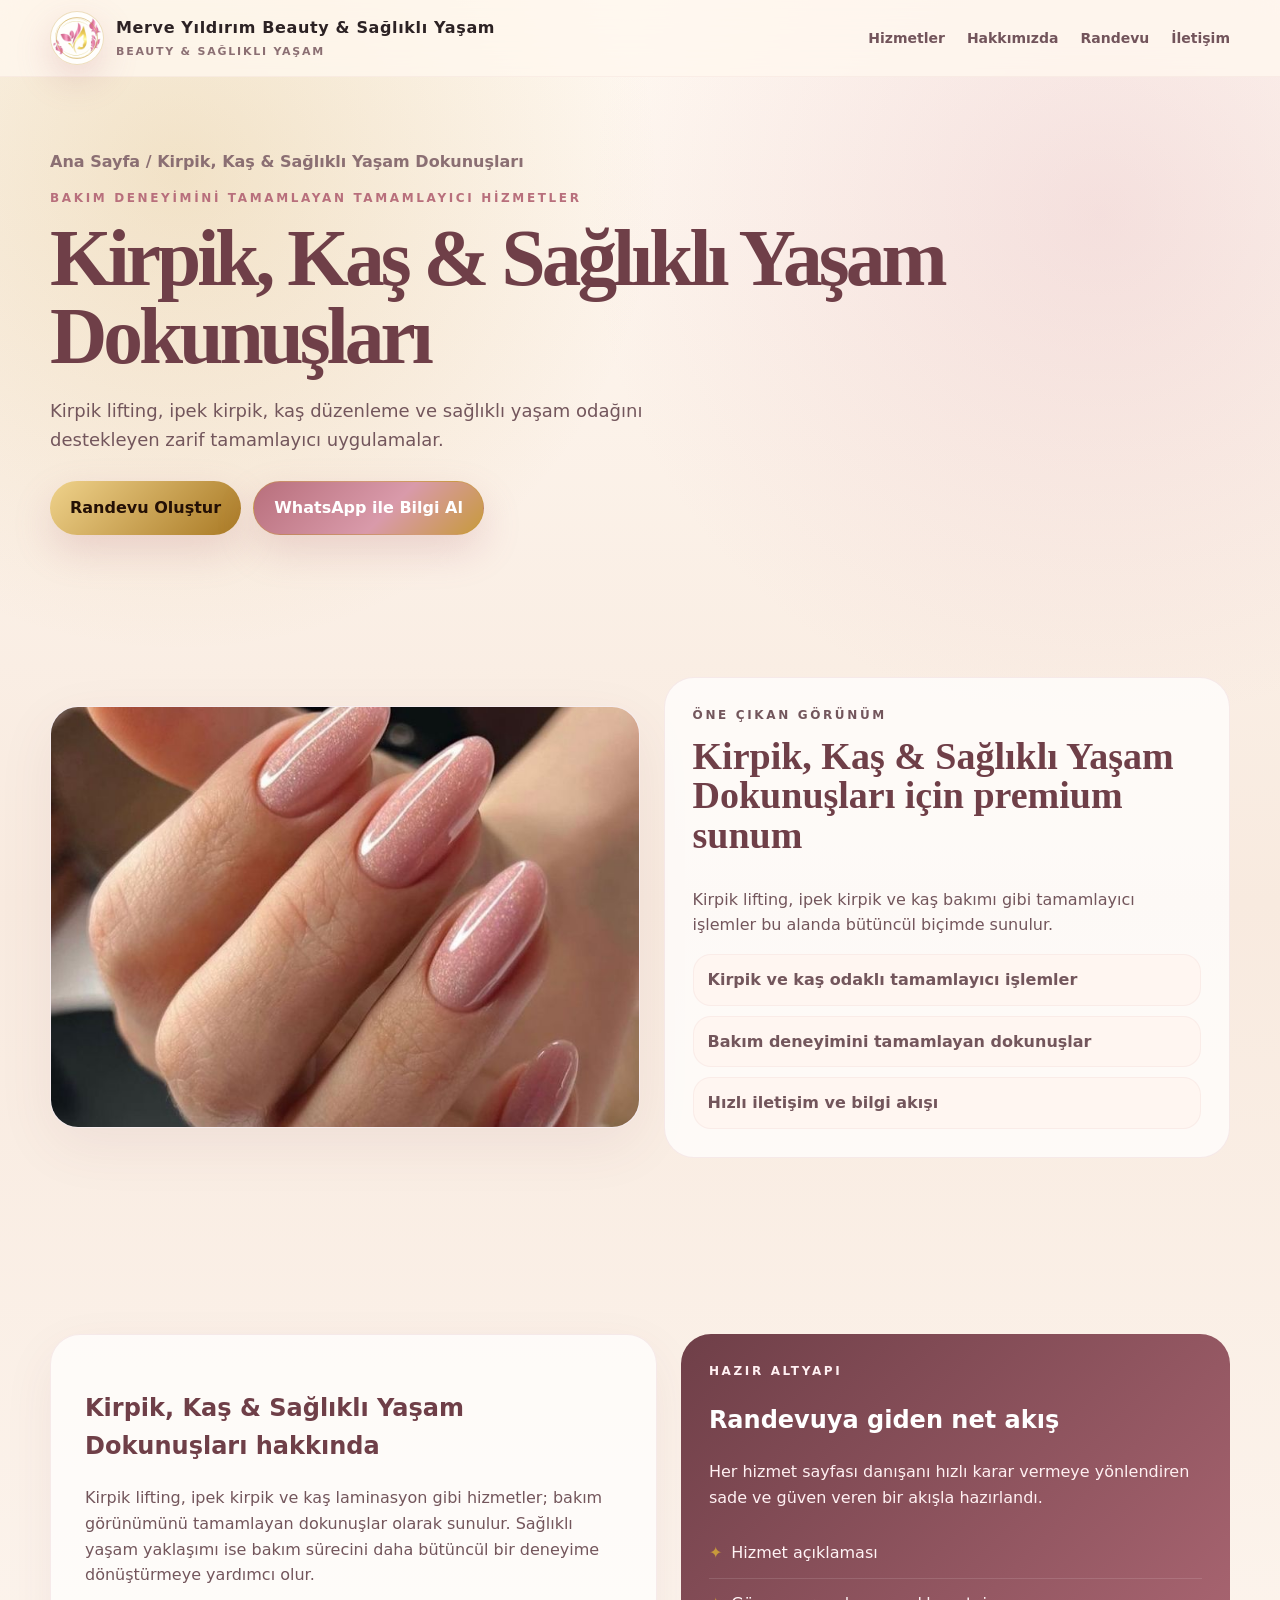
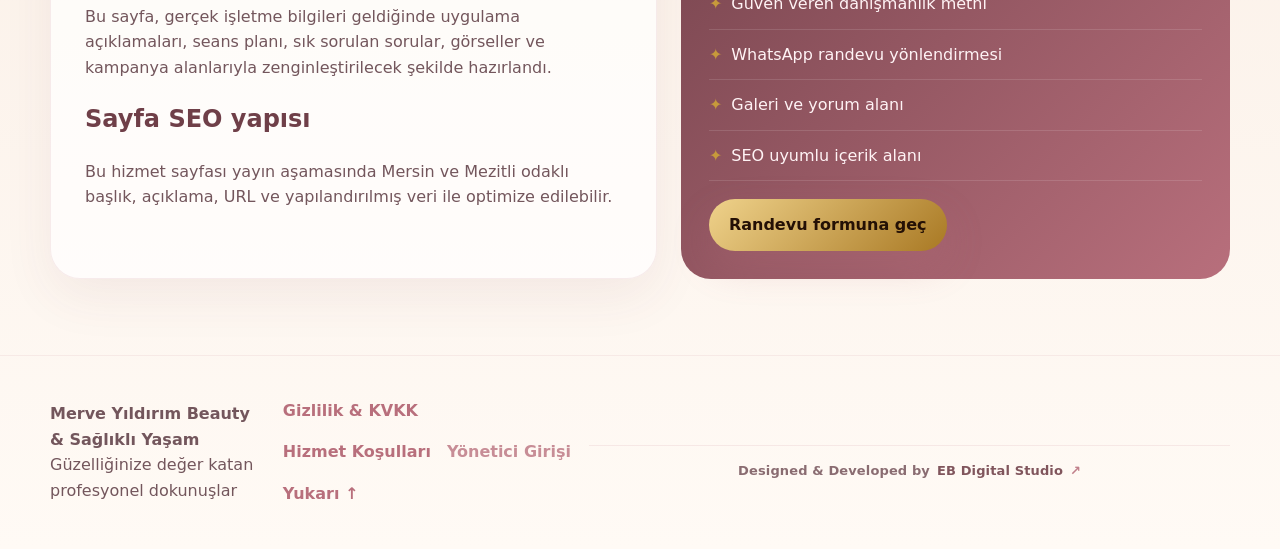
<file: hizmetler/diyet-saglikli-yasam.html>
<!doctype html>
<html lang="tr">
<head>
  <meta charset="utf-8">
  <meta name="viewport" content="width=device-width, initial-scale=1">
  <title>Diyet ve Sağlıklı Yaşam Mezitli | Merve Yıldırım Beauty</title>
  <meta name="description" content="Mezitli Mersin’de güzellik ve sağlıklı yaşam odaklı danışmanlık alanı için Merve Yıldırım Beauty. Bilgi ve randevu için ulaşın.">
  <meta name="robots" content="index,follow">
  <meta name="author" content="Merve Yıldırım Beauty & Sağlıklı Yaşam">
  <meta name="theme-color" content="#f7efe8">
  <meta name="referrer" content="strict-origin-when-cross-origin">
  <link rel="canonical" href="https://merveyildirimguzellik.com.tr/hizmetler/diyet-saglikli-yasam.html">
  <link rel="alternate" hreflang="tr-TR" href="https://merveyildirimguzellik.com.tr/hizmetler/diyet-saglikli-yasam.html">
  <link rel="alternate" hreflang="x-default" href="https://merveyildirimguzellik.com.tr/hizmetler/diyet-saglikli-yasam.html">
  <link rel="icon" href="../favicon.ico" sizes="any">
  <link rel="icon" type="image/png" sizes="32x32" href="../assets/images/favicon-32x32.png">
  <link rel="apple-touch-icon" sizes="180x180" href="../assets/images/favicon-180x180.png">
  <link rel="manifest" href="/manifest.webmanifest">
  <meta property="og:type" content="website">
  <meta property="og:locale" content="tr_TR">
  <meta property="og:site_name" content="Merve Yıldırım Beauty & Sağlıklı Yaşam">
  <meta property="og:title" content="Diyet ve Sağlıklı Yaşam Mezitli | Merve Yıldırım Beauty">
  <meta property="og:description" content="Mezitli Mersin’de güzellik ve sağlıklı yaşam odaklı danışmanlık alanı için Merve Yıldırım Beauty. Bilgi ve randevu için ulaşın.">
  <meta property="og:url" content="https://merveyildirimguzellik.com.tr/hizmetler/diyet-saglikli-yasam.html">
  <meta property="og:image" content="https://merveyildirimguzellik.com.tr/assets/images/logo-merve-yildirim-original.jpg">
  <meta property="og:image:width" content="1200">
  <meta property="og:image:height" content="630">
  <meta name="twitter:card" content="summary_large_image">
  <meta name="twitter:title" content="Diyet ve Sağlıklı Yaşam Mezitli | Merve Yıldırım Beauty">
  <meta name="twitter:description" content="Mezitli Mersin’de güzellik ve sağlıklı yaşam odaklı danışmanlık alanı için Merve Yıldırım Beauty. Bilgi ve randevu için ulaşın.">
  <meta name="twitter:image" content="https://merveyildirimguzellik.com.tr/assets/images/logo-merve-yildirim-original.jpg">
  <link rel="stylesheet" href="../assets/css/style.css?v=13">
  <script type="application/ld+json">{"@context":"https://schema.org","@graph":[{"@type":"Service","@id":"https://merveyildirimguzellik.com.tr/hizmetler/diyet-saglikli-yasam.html#service","name":"Diyet & Sağlıklı Yaşam","description":"Mezitli Mersin’de güzellik ve sağlıklı yaşam odaklı danışmanlık alanı için Merve Yıldırım Beauty. Bilgi ve randevu için ulaşın.","url":"https://merveyildirimguzellik.com.tr/hizmetler/diyet-saglikli-yasam.html","provider":{"@id":"https://merveyildirimguzellik.com.tr/#business"},"areaServed":["Mezitli","Mersin"],"serviceType":"Diyet & Sağlıklı Yaşam"},{"@type":"BreadcrumbList","itemListElement":[{"@type":"ListItem","position":1,"name":"Ana Sayfa","item":"https://merveyildirimguzellik.com.tr/"},{"@type":"ListItem","position":2,"name":"Diyet & Sağlıklı Yaşam","item":"https://merveyildirimguzellik.com.tr/hizmetler/diyet-saglikli-yasam.html"}]},{"@type":"WebPage","@id":"https://merveyildirimguzellik.com.tr/hizmetler/diyet-saglikli-yasam.html#webpage","url":"https://merveyildirimguzellik.com.tr/hizmetler/diyet-saglikli-yasam.html","name":"Diyet ve Sağlıklı Yaşam Mezitli | Merve Yıldırım Beauty","headline":"Diyet ve Sağlıklı Yaşam Mezitli | Merve Yıldırım Beauty","description":"Mezitli Mersin’de güzellik ve sağlıklı yaşam odaklı danışmanlık alanı için Merve Yıldırım Beauty. Bilgi ve randevu için ulaşın.","inLanguage":"tr-TR","isPartOf":{"@id":"https://merveyildirimguzellik.com.tr/#website"},"about":{"@id":"https://merveyildirimguzellik.com.tr/hizmetler/diyet-saglikli-yasam.html#service"}}]}</script>
</head>
<body data-service="diyet-saglikli-yasam" id="top">
<header class="topbar">
  <nav class="container nav">
    <a class="logo" href="../index.html#top" aria-label="Ana sayfa">
      <span class="logo-mark"><img src="../assets/images/logo-mark.png?v=11" alt="Merve Yıldırım Beauty & Sağlıklı Yaşam logosu" width="54" height="54" loading="eager" decoding="async"></span>
      <span><span data-brand="name">Merve Yıldırım Beauty & Sağlıklı Yaşam</span><small data-brand="descriptor">Beauty & Sağlıklı Yaşam</small></span>
    </a>
    <button class="menu-toggle" id="menuToggle">Menü</button>
    <div class="nav-links" id="navLinks">
      <a href="../index.html#hizmetler">Hizmetler</a>
      <a href="../index.html#hakkimizda">Hakkımızda</a>
      <a href="../index.html#randevu">Randevu</a>
      <a href="../index.html#iletisim">İletişim</a>
    </div>
  </nav>
</header>
<main>
  <section class="page-hero">
    <div class="container">
      <div class="breadcrumb"><a href="../index.html">Ana Sayfa</a> / <span id="breadcrumbService">Hizmet</span></div>
      <p class="eyebrow" id="serviceEyebrow">Premium hizmet</p>
      <h1 id="serviceTitle">Hizmet Detayı</h1>
      <p class="hero-copy" id="serviceSummary">Hizmet özeti.</p>
      <div class="hero-actions">
        <a class="btn gold" href="../randevu.html">Randevu Oluştur</a>
        <a class="btn" href="#" data-whatsapp-service>WhatsApp ile Bilgi Al</a>
      </div>
    </div>
  </section>
  <section class="section">
    <div class="container service-spotlight">
      <div class="spotlight-media reveal"><img src="../assets/images/gallery/brow-lamination.jpg" alt="Kaş laminasyon ve bakım görünümü" loading="eager" decoding="async"></div>
      <div class="spotlight-copy reveal">
        <p class="eyebrow">Öne çıkan görünüm</p>
        <h2><span data-service-name>Hizmet</span> için premium sunum</h2>
        <p>Kirpik lifting, ipek kirpik ve kaş bakımı gibi tamamlayıcı işlemler bu alanda bütüncül biçimde sunulur.</p>
        <div class="benefit-list">
          <div>Kirpik ve kaş odaklı tamamlayıcı işlemler</div>
          <div>Bakım deneyimini tamamlayan dokunuşlar</div>
          <div>Hızlı iletişim ve bilgi akışı</div>
        </div>
      </div>
    </div>
  </section>

  <section class="section">
    <div class="container detail-grid">
      <article class="content-card reveal">
        <h2><span data-service-name>Hizmet</span> hakkında</h2>
        <p id="serviceDetail">Detay metni.</p>
        <p>Bu sayfa, gerçek işletme bilgileri geldiğinde uygulama açıklamaları, seans planı, sık sorulan sorular, görseller ve kampanya alanlarıyla zenginleştirilecek şekilde hazırlandı.</p>
        <h2>Sayfa SEO yapısı</h2>
        <p>Bu hizmet sayfası yayın aşamasında Mersin ve Mezitli odaklı başlık, açıklama, URL ve yapılandırılmış veri ile optimize edilebilir.</p>
      </article>
      <aside class="detail-panel reveal">
        <p class="eyebrow">Hazır altyapı</p>
        <h2>Randevuya giden net akış</h2>
        <p>Her hizmet sayfası danışanı hızlı karar vermeye yönlendiren sade ve güven veren bir akışla hazırlandı.</p>
        <ul class="check-list">
          <li>Hizmet açıklaması</li>
          <li>Güven veren danışmanlık metni</li>
          <li>WhatsApp randevu yönlendirmesi</li>
          <li>Galeri ve yorum alanı</li>
          <li>SEO uyumlu içerik alanı</li>
        </ul>
        <a class="btn gold" href="../randevu.html">Randevu formuna geç</a>
      </aside>
    </div>
  </section>
</main>
<footer class="footer">
  <div class="container footer-inner">
    <div><strong data-brand="name">Merve Yıldırım Beauty</strong><br><span data-brand="slogan">Premium bakım deneyimi</span></div>
    <div class="footer-links"><a href="../gizlilik-kvkk.html">Gizlilik & KVKK</a><a href="../hizmet-kosullari.html">Hizmet Koşulları</a><a href="../admin-yorumlar.html" rel="nofollow">Yönetici Girişi</a><a href="#top" data-scroll-top>Yukarı ↑</a></div>
    <div class="eb-made-by" aria-label="Site tasarım ve geliştirme imzası">
      <a href="https://ebdigitalstudio.com.tr/" target="_blank" rel="noopener noreferrer external" title="Designed & Developed by EB Digital Studio">
        <span>Designed &amp; Developed by</span>
        <strong>EB Digital Studio</strong>
        <i aria-hidden="true">↗</i>
      </a>
    </div>
  </div>
</footer>
<script src="../assets/js/site-data.js?v=13"></script>
<script src="../assets/js/app.js?v=13"></script>
</body>
</html>
</file>
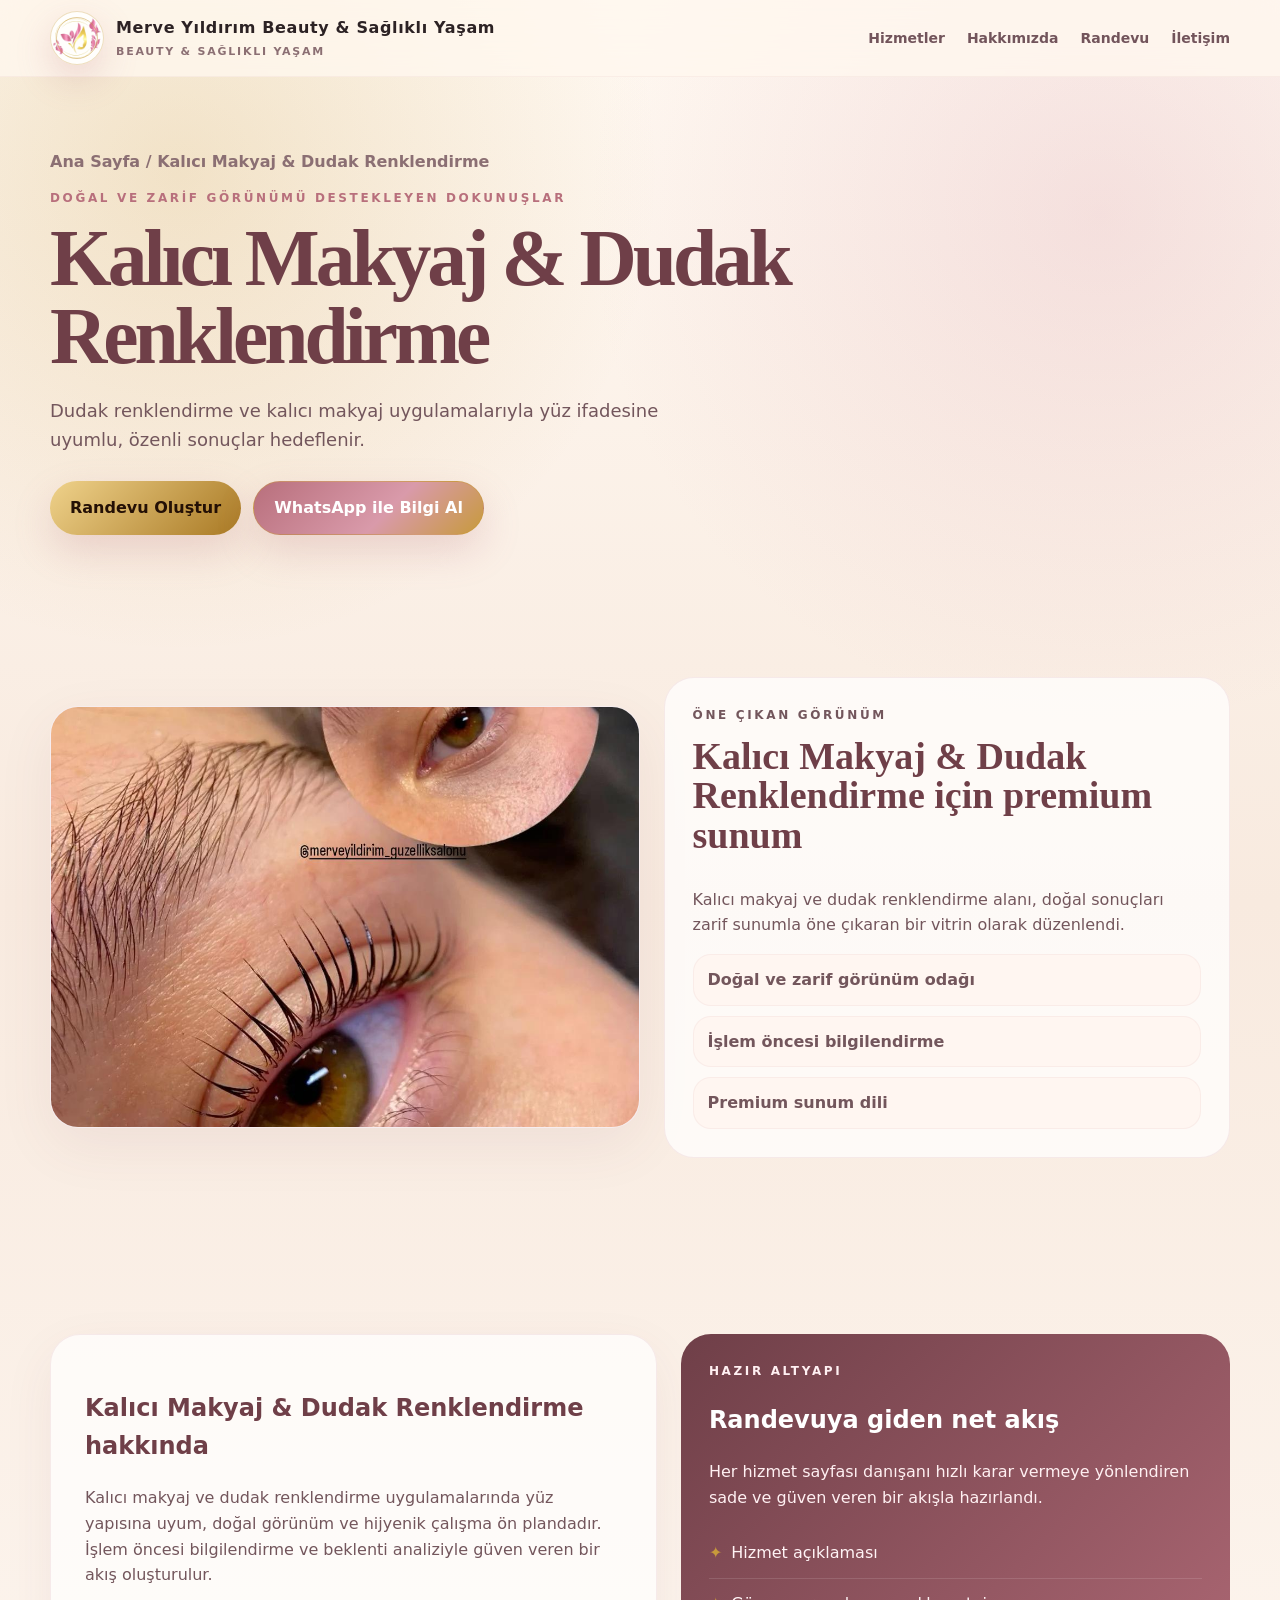
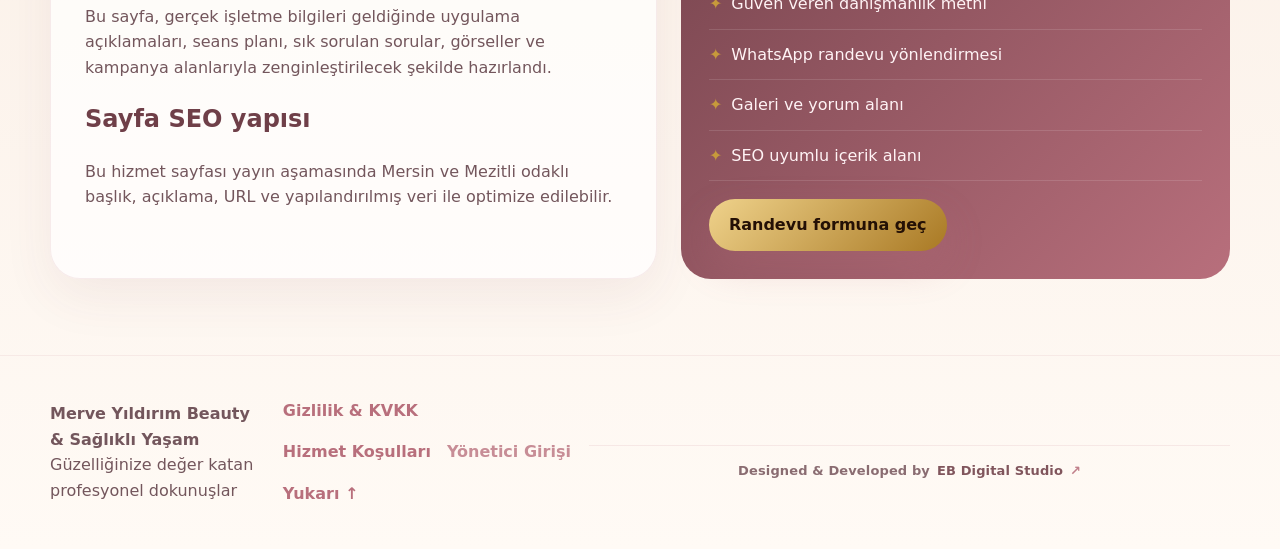
<file: hizmetler/kalici-makyaj.html>
<!doctype html>
<html lang="tr">
<head>
  <meta charset="utf-8">
  <meta name="viewport" content="width=device-width, initial-scale=1">
  <title>Kalıcı Makyaj Mezitli Mersin | Merve Yıldırım Beauty</title>
  <meta name="description" content="Mezitli Mersin’de kalıcı makyaj uygulamaları için Merve Yıldırım Beauty. Doğal ve zarif görünüm odaklı hizmet bilgisi alın.">
  <meta name="robots" content="index,follow">
  <meta name="author" content="Merve Yıldırım Beauty & Sağlıklı Yaşam">
  <meta name="theme-color" content="#f7efe8">
  <meta name="referrer" content="strict-origin-when-cross-origin">
  <link rel="canonical" href="https://merveyildirimguzellik.com.tr/hizmetler/kalici-makyaj.html">
  <link rel="alternate" hreflang="tr-TR" href="https://merveyildirimguzellik.com.tr/hizmetler/kalici-makyaj.html">
  <link rel="alternate" hreflang="x-default" href="https://merveyildirimguzellik.com.tr/hizmetler/kalici-makyaj.html">
  <link rel="icon" href="../favicon.ico" sizes="any">
  <link rel="icon" type="image/png" sizes="32x32" href="../assets/images/favicon-32x32.png">
  <link rel="apple-touch-icon" sizes="180x180" href="../assets/images/favicon-180x180.png">
  <link rel="manifest" href="/manifest.webmanifest">
  <meta property="og:type" content="website">
  <meta property="og:locale" content="tr_TR">
  <meta property="og:site_name" content="Merve Yıldırım Beauty & Sağlıklı Yaşam">
  <meta property="og:title" content="Kalıcı Makyaj Mezitli Mersin | Merve Yıldırım Beauty">
  <meta property="og:description" content="Mezitli Mersin’de kalıcı makyaj uygulamaları için Merve Yıldırım Beauty. Doğal ve zarif görünüm odaklı hizmet bilgisi alın.">
  <meta property="og:url" content="https://merveyildirimguzellik.com.tr/hizmetler/kalici-makyaj.html">
  <meta property="og:image" content="https://merveyildirimguzellik.com.tr/assets/images/logo-merve-yildirim-original.jpg">
  <meta property="og:image:width" content="1200">
  <meta property="og:image:height" content="630">
  <meta name="twitter:card" content="summary_large_image">
  <meta name="twitter:title" content="Kalıcı Makyaj Mezitli Mersin | Merve Yıldırım Beauty">
  <meta name="twitter:description" content="Mezitli Mersin’de kalıcı makyaj uygulamaları için Merve Yıldırım Beauty. Doğal ve zarif görünüm odaklı hizmet bilgisi alın.">
  <meta name="twitter:image" content="https://merveyildirimguzellik.com.tr/assets/images/logo-merve-yildirim-original.jpg">
  <link rel="stylesheet" href="../assets/css/style.css?v=13">
  <script type="application/ld+json">{"@context":"https://schema.org","@graph":[{"@type":"Service","@id":"https://merveyildirimguzellik.com.tr/hizmetler/kalici-makyaj.html#service","name":"Kalıcı Makyaj","description":"Mezitli Mersin’de kalıcı makyaj uygulamaları için Merve Yıldırım Beauty. Doğal ve zarif görünüm odaklı hizmet bilgisi alın.","url":"https://merveyildirimguzellik.com.tr/hizmetler/kalici-makyaj.html","provider":{"@id":"https://merveyildirimguzellik.com.tr/#business"},"areaServed":["Mezitli","Mersin"],"serviceType":"Kalıcı Makyaj"},{"@type":"BreadcrumbList","itemListElement":[{"@type":"ListItem","position":1,"name":"Ana Sayfa","item":"https://merveyildirimguzellik.com.tr/"},{"@type":"ListItem","position":2,"name":"Kalıcı Makyaj","item":"https://merveyildirimguzellik.com.tr/hizmetler/kalici-makyaj.html"}]},{"@type":"WebPage","@id":"https://merveyildirimguzellik.com.tr/hizmetler/kalici-makyaj.html#webpage","url":"https://merveyildirimguzellik.com.tr/hizmetler/kalici-makyaj.html","name":"Kalıcı Makyaj Mezitli Mersin | Merve Yıldırım Beauty","headline":"Kalıcı Makyaj Mezitli Mersin | Merve Yıldırım Beauty","description":"Mezitli Mersin’de kalıcı makyaj uygulamaları için Merve Yıldırım Beauty. Doğal ve zarif görünüm odaklı hizmet bilgisi alın.","inLanguage":"tr-TR","isPartOf":{"@id":"https://merveyildirimguzellik.com.tr/#website"},"about":{"@id":"https://merveyildirimguzellik.com.tr/hizmetler/kalici-makyaj.html#service"}}]}</script>
</head>
<body data-service="kalici-makyaj" id="top">
<header class="topbar">
  <nav class="container nav">
    <a class="logo" href="../index.html#top" aria-label="Ana sayfa">
      <span class="logo-mark"><img src="../assets/images/logo-mark.png?v=11" alt="Merve Yıldırım Beauty & Sağlıklı Yaşam logosu" width="54" height="54" loading="eager" decoding="async"></span>
      <span><span data-brand="name">Merve Yıldırım Beauty & Sağlıklı Yaşam</span><small data-brand="descriptor">Beauty & Sağlıklı Yaşam</small></span>
    </a>
    <button class="menu-toggle" id="menuToggle">Menü</button>
    <div class="nav-links" id="navLinks">
      <a href="../index.html#hizmetler">Hizmetler</a>
      <a href="../index.html#hakkimizda">Hakkımızda</a>
      <a href="../index.html#randevu">Randevu</a>
      <a href="../index.html#iletisim">İletişim</a>
    </div>
  </nav>
</header>
<main>
  <section class="page-hero">
    <div class="container">
      <div class="breadcrumb"><a href="../index.html">Ana Sayfa</a> / <span id="breadcrumbService">Hizmet</span></div>
      <p class="eyebrow" id="serviceEyebrow">Premium hizmet</p>
      <h1 id="serviceTitle">Hizmet Detayı</h1>
      <p class="hero-copy" id="serviceSummary">Hizmet özeti.</p>
      <div class="hero-actions">
        <a class="btn gold" href="../randevu.html">Randevu Oluştur</a>
        <a class="btn" href="#" data-whatsapp-service>WhatsApp ile Bilgi Al</a>
      </div>
    </div>
  </section>
  <section class="section">
    <div class="container service-spotlight">
      <div class="spotlight-media reveal"><img src="../assets/images/gallery/lip-blush-before-after.jpg" alt="Dudak renklendirme öncesi ve sonrası" loading="eager" decoding="async"></div>
      <div class="spotlight-copy reveal">
        <p class="eyebrow">Öne çıkan görünüm</p>
        <h2><span data-service-name>Hizmet</span> için premium sunum</h2>
        <p>Kalıcı makyaj ve dudak renklendirme alanı, doğal sonuçları zarif sunumla öne çıkaran bir vitrin olarak düzenlendi.</p>
        <div class="benefit-list">
          <div>Doğal ve zarif görünüm odağı</div>
          <div>İşlem öncesi bilgilendirme</div>
          <div>Premium sunum dili</div>
        </div>
      </div>
    </div>
  </section>

  <section class="section">
    <div class="container detail-grid">
      <article class="content-card reveal">
        <h2><span data-service-name>Hizmet</span> hakkında</h2>
        <p id="serviceDetail">Detay metni.</p>
        <p>Bu sayfa, gerçek işletme bilgileri geldiğinde uygulama açıklamaları, seans planı, sık sorulan sorular, görseller ve kampanya alanlarıyla zenginleştirilecek şekilde hazırlandı.</p>
        <h2>Sayfa SEO yapısı</h2>
        <p>Bu hizmet sayfası yayın aşamasında Mersin ve Mezitli odaklı başlık, açıklama, URL ve yapılandırılmış veri ile optimize edilebilir.</p>
      </article>
      <aside class="detail-panel reveal">
        <p class="eyebrow">Hazır altyapı</p>
        <h2>Randevuya giden net akış</h2>
        <p>Her hizmet sayfası danışanı hızlı karar vermeye yönlendiren sade ve güven veren bir akışla hazırlandı.</p>
        <ul class="check-list">
          <li>Hizmet açıklaması</li>
          <li>Güven veren danışmanlık metni</li>
          <li>WhatsApp randevu yönlendirmesi</li>
          <li>Galeri ve yorum alanı</li>
          <li>SEO uyumlu içerik alanı</li>
        </ul>
        <a class="btn gold" href="../randevu.html">Randevu formuna geç</a>
      </aside>
    </div>
  </section>
</main>
<footer class="footer">
  <div class="container footer-inner">
    <div><strong data-brand="name">Merve Yıldırım Beauty</strong><br><span data-brand="slogan">Premium bakım deneyimi</span></div>
    <div class="footer-links"><a href="../gizlilik-kvkk.html">Gizlilik & KVKK</a><a href="../hizmet-kosullari.html">Hizmet Koşulları</a><a href="../admin-yorumlar.html" rel="nofollow">Yönetici Girişi</a><a href="#top" data-scroll-top>Yukarı ↑</a></div>
    <div class="eb-made-by" aria-label="Site tasarım ve geliştirme imzası">
      <a href="https://ebdigitalstudio.com.tr/" target="_blank" rel="noopener noreferrer external" title="Designed & Developed by EB Digital Studio">
        <span>Designed &amp; Developed by</span>
        <strong>EB Digital Studio</strong>
        <i aria-hidden="true">↗</i>
      </a>
    </div>
  </div>
</footer>
<script src="../assets/js/site-data.js?v=13"></script>
<script src="../assets/js/app.js?v=13"></script>
</body>
</html>
</file>
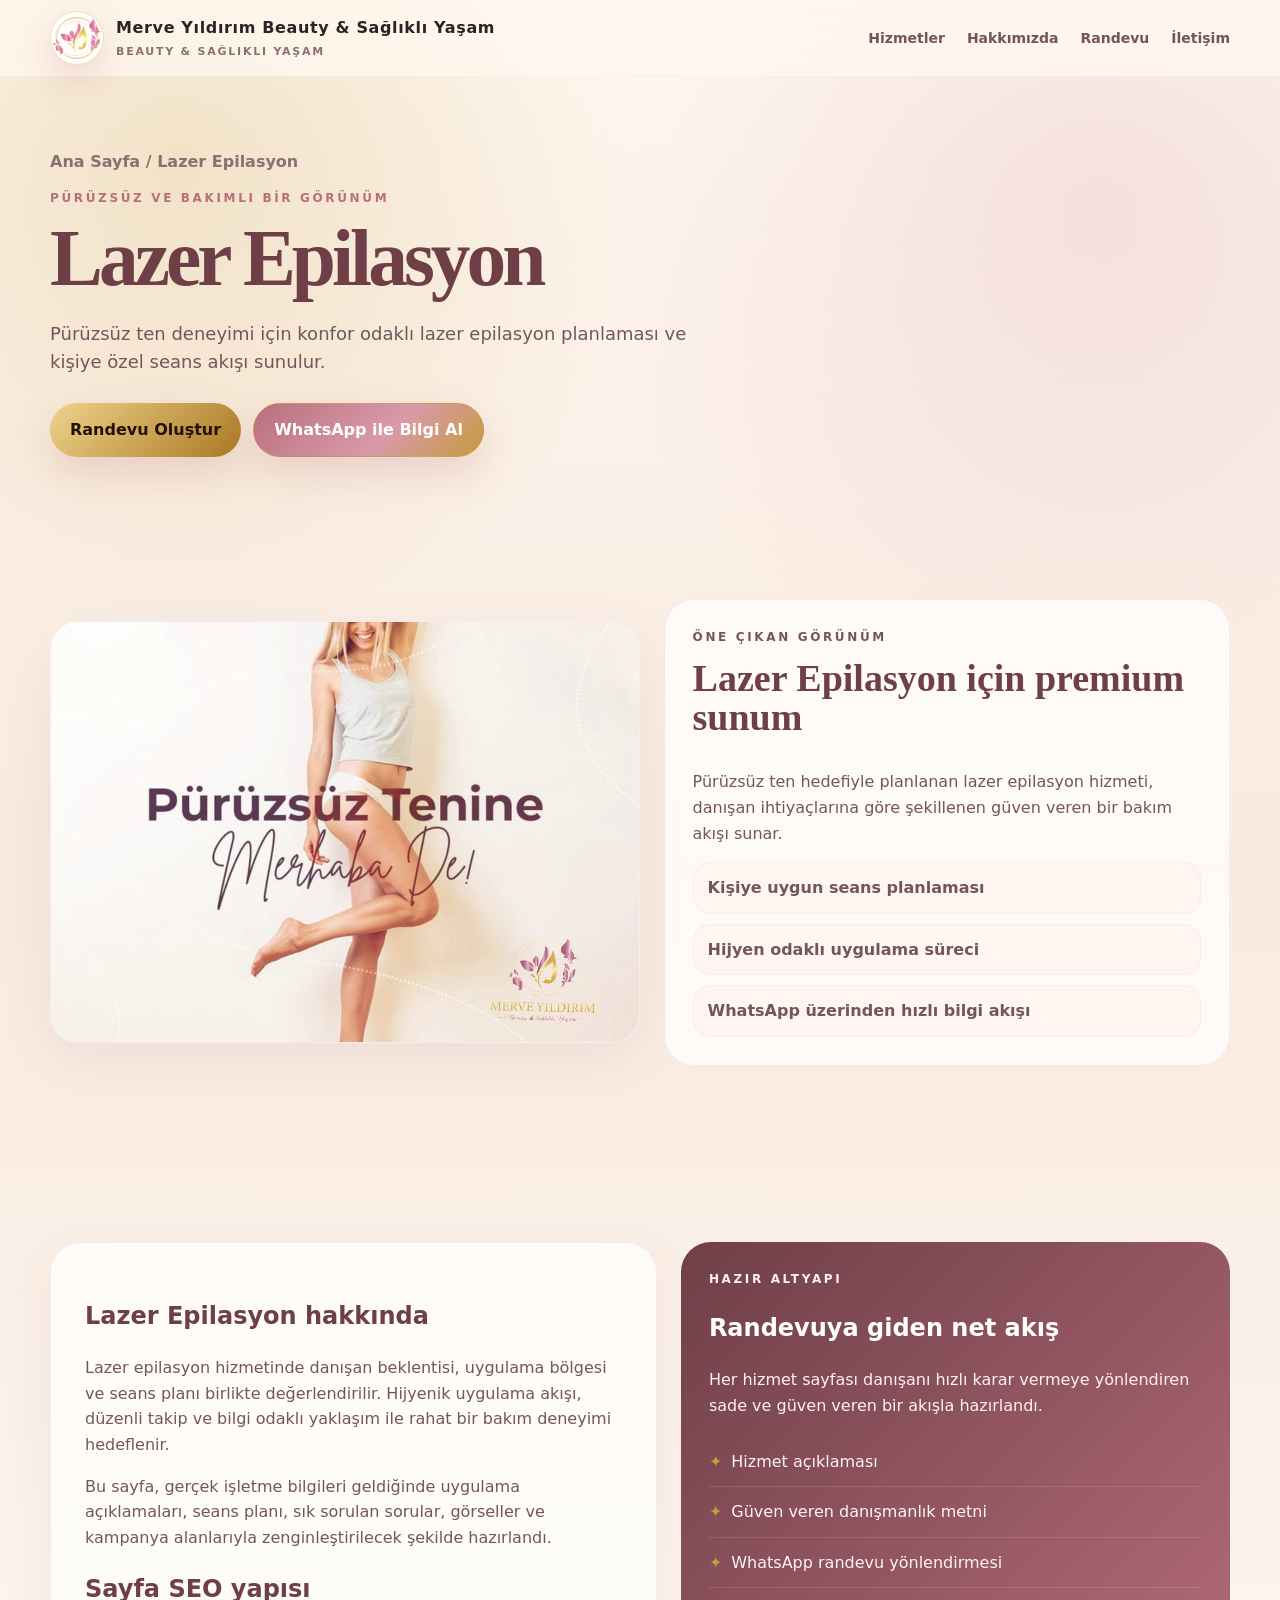
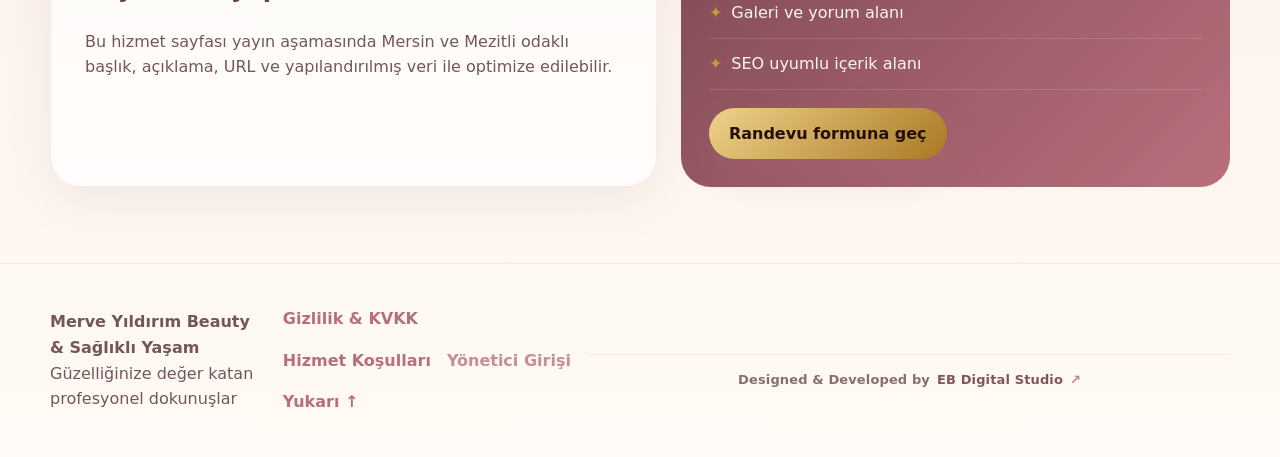
<file: hizmetler/lazer-epilasyon.html>
<!doctype html>
<html lang="tr">
<head>
  <meta charset="utf-8">
  <meta name="viewport" content="width=device-width, initial-scale=1">
  <title>Lazer Epilasyon Mezitli Mersin | Merve Yıldırım Beauty</title>
  <meta name="description" content="Mezitli Mersin’de lazer epilasyon hizmeti için Merve Yıldırım Beauty. Randevu ve detaylı bilgi için telefon veya WhatsApp hattından ulaşın.">
  <meta name="robots" content="index,follow">
  <meta name="author" content="Merve Yıldırım Beauty & Sağlıklı Yaşam">
  <meta name="theme-color" content="#f7efe8">
  <meta name="referrer" content="strict-origin-when-cross-origin">
  <link rel="canonical" href="https://merveyildirimguzellik.com.tr/hizmetler/lazer-epilasyon.html">
  <link rel="alternate" hreflang="tr-TR" href="https://merveyildirimguzellik.com.tr/hizmetler/lazer-epilasyon.html">
  <link rel="alternate" hreflang="x-default" href="https://merveyildirimguzellik.com.tr/hizmetler/lazer-epilasyon.html">
  <link rel="icon" href="../favicon.ico" sizes="any">
  <link rel="icon" type="image/png" sizes="32x32" href="../assets/images/favicon-32x32.png">
  <link rel="apple-touch-icon" sizes="180x180" href="../assets/images/favicon-180x180.png">
  <link rel="manifest" href="/manifest.webmanifest">
  <meta property="og:type" content="website">
  <meta property="og:locale" content="tr_TR">
  <meta property="og:site_name" content="Merve Yıldırım Beauty & Sağlıklı Yaşam">
  <meta property="og:title" content="Lazer Epilasyon Mezitli Mersin | Merve Yıldırım Beauty">
  <meta property="og:description" content="Mezitli Mersin’de lazer epilasyon hizmeti için Merve Yıldırım Beauty. Randevu ve detaylı bilgi için telefon veya WhatsApp hattından ulaşın.">
  <meta property="og:url" content="https://merveyildirimguzellik.com.tr/hizmetler/lazer-epilasyon.html">
  <meta property="og:image" content="https://merveyildirimguzellik.com.tr/assets/images/logo-merve-yildirim-original.jpg">
  <meta property="og:image:width" content="1200">
  <meta property="og:image:height" content="630">
  <meta name="twitter:card" content="summary_large_image">
  <meta name="twitter:title" content="Lazer Epilasyon Mezitli Mersin | Merve Yıldırım Beauty">
  <meta name="twitter:description" content="Mezitli Mersin’de lazer epilasyon hizmeti için Merve Yıldırım Beauty. Randevu ve detaylı bilgi için telefon veya WhatsApp hattından ulaşın.">
  <meta name="twitter:image" content="https://merveyildirimguzellik.com.tr/assets/images/logo-merve-yildirim-original.jpg">
  <link rel="stylesheet" href="../assets/css/style.css?v=13">
  <script type="application/ld+json">{"@context":"https://schema.org","@graph":[{"@type":"Service","@id":"https://merveyildirimguzellik.com.tr/hizmetler/lazer-epilasyon.html#service","name":"Lazer Epilasyon","description":"Mezitli Mersin’de lazer epilasyon hizmeti için Merve Yıldırım Beauty. Randevu ve detaylı bilgi için telefon veya WhatsApp hattından ulaşın.","url":"https://merveyildirimguzellik.com.tr/hizmetler/lazer-epilasyon.html","provider":{"@id":"https://merveyildirimguzellik.com.tr/#business"},"areaServed":["Mezitli","Mersin"],"serviceType":"Lazer Epilasyon"},{"@type":"BreadcrumbList","itemListElement":[{"@type":"ListItem","position":1,"name":"Ana Sayfa","item":"https://merveyildirimguzellik.com.tr/"},{"@type":"ListItem","position":2,"name":"Lazer Epilasyon","item":"https://merveyildirimguzellik.com.tr/hizmetler/lazer-epilasyon.html"}]},{"@type":"WebPage","@id":"https://merveyildirimguzellik.com.tr/hizmetler/lazer-epilasyon.html#webpage","url":"https://merveyildirimguzellik.com.tr/hizmetler/lazer-epilasyon.html","name":"Lazer Epilasyon Mezitli Mersin | Merve Yıldırım Beauty","headline":"Lazer Epilasyon Mezitli Mersin | Merve Yıldırım Beauty","description":"Mezitli Mersin’de lazer epilasyon hizmeti için Merve Yıldırım Beauty. Randevu ve detaylı bilgi için telefon veya WhatsApp hattından ulaşın.","inLanguage":"tr-TR","isPartOf":{"@id":"https://merveyildirimguzellik.com.tr/#website"},"about":{"@id":"https://merveyildirimguzellik.com.tr/hizmetler/lazer-epilasyon.html#service"}}]}</script>
</head>
<body data-service="lazer-epilasyon" id="top">
<header class="topbar">
  <nav class="container nav">
    <a class="logo" href="../index.html#top" aria-label="Ana sayfa">
      <span class="logo-mark"><img src="../assets/images/logo-mark.png?v=11" alt="Merve Yıldırım Beauty & Sağlıklı Yaşam logosu" width="54" height="54" loading="eager" decoding="async"></span>
      <span><span data-brand="name">Merve Yıldırım Beauty & Sağlıklı Yaşam</span><small data-brand="descriptor">Beauty & Sağlıklı Yaşam</small></span>
    </a>
    <button class="menu-toggle" id="menuToggle">Menü</button>
    <div class="nav-links" id="navLinks">
      <a href="../index.html#hizmetler">Hizmetler</a>
      <a href="../index.html#hakkimizda">Hakkımızda</a>
      <a href="../index.html#randevu">Randevu</a>
      <a href="../index.html#iletisim">İletişim</a>
    </div>
  </nav>
</header>
<main>
  <section class="page-hero">
    <div class="container">
      <div class="breadcrumb"><a href="../index.html">Ana Sayfa</a> / <span id="breadcrumbService">Hizmet</span></div>
      <p class="eyebrow" id="serviceEyebrow">Premium hizmet</p>
      <h1 id="serviceTitle">Hizmet Detayı</h1>
      <p class="hero-copy" id="serviceSummary">Hizmet özeti.</p>
      <div class="hero-actions">
        <a class="btn gold" href="../randevu.html">Randevu Oluştur</a>
        <a class="btn" href="#" data-whatsapp-service>WhatsApp ile Bilgi Al</a>
      </div>
    </div>
  </section>
  <section class="section">
    <div class="container service-spotlight">
      <div class="spotlight-media reveal"><img src="../assets/images/gallery/hero-smooth-skin.jpg" alt="Pürüzsüz ten odaklı lazer epilasyon görseli" loading="eager" decoding="async"></div>
      <div class="spotlight-copy reveal">
        <p class="eyebrow">Öne çıkan görünüm</p>
        <h2><span data-service-name>Hizmet</span> için premium sunum</h2>
        <p>Pürüzsüz ten hedefiyle planlanan lazer epilasyon hizmeti, danışan ihtiyaçlarına göre şekillenen güven veren bir bakım akışı sunar.</p>
        <div class="benefit-list">
          <div>Kişiye uygun seans planlaması</div>
          <div>Hijyen odaklı uygulama süreci</div>
          <div>WhatsApp üzerinden hızlı bilgi akışı</div>
        </div>
      </div>
    </div>
  </section>

  <section class="section">
    <div class="container detail-grid">
      <article class="content-card reveal">
        <h2><span data-service-name>Hizmet</span> hakkında</h2>
        <p id="serviceDetail">Detay metni.</p>
        <p>Bu sayfa, gerçek işletme bilgileri geldiğinde uygulama açıklamaları, seans planı, sık sorulan sorular, görseller ve kampanya alanlarıyla zenginleştirilecek şekilde hazırlandı.</p>
        <h2>Sayfa SEO yapısı</h2>
        <p>Bu hizmet sayfası yayın aşamasında Mersin ve Mezitli odaklı başlık, açıklama, URL ve yapılandırılmış veri ile optimize edilebilir.</p>
      </article>
      <aside class="detail-panel reveal">
        <p class="eyebrow">Hazır altyapı</p>
        <h2>Randevuya giden net akış</h2>
        <p>Her hizmet sayfası danışanı hızlı karar vermeye yönlendiren sade ve güven veren bir akışla hazırlandı.</p>
        <ul class="check-list">
          <li>Hizmet açıklaması</li>
          <li>Güven veren danışmanlık metni</li>
          <li>WhatsApp randevu yönlendirmesi</li>
          <li>Galeri ve yorum alanı</li>
          <li>SEO uyumlu içerik alanı</li>
        </ul>
        <a class="btn gold" href="../randevu.html">Randevu formuna geç</a>
      </aside>
    </div>
  </section>
</main>
<footer class="footer">
  <div class="container footer-inner">
    <div><strong data-brand="name">Merve Yıldırım Beauty</strong><br><span data-brand="slogan">Premium bakım deneyimi</span></div>
    <div class="footer-links"><a href="../gizlilik-kvkk.html">Gizlilik & KVKK</a><a href="../hizmet-kosullari.html">Hizmet Koşulları</a><a href="../admin-yorumlar.html" rel="nofollow">Yönetici Girişi</a><a href="#top" data-scroll-top>Yukarı ↑</a></div>
    <div class="eb-made-by" aria-label="Site tasarım ve geliştirme imzası">
      <a href="https://ebdigitalstudio.com.tr/" target="_blank" rel="noopener noreferrer external" title="Designed & Developed by EB Digital Studio">
        <span>Designed &amp; Developed by</span>
        <strong>EB Digital Studio</strong>
        <i aria-hidden="true">↗</i>
      </a>
    </div>
  </div>
</footer>
<script src="../assets/js/site-data.js?v=13"></script>
<script src="../assets/js/app.js?v=13"></script>
</body>
</html>
</file>
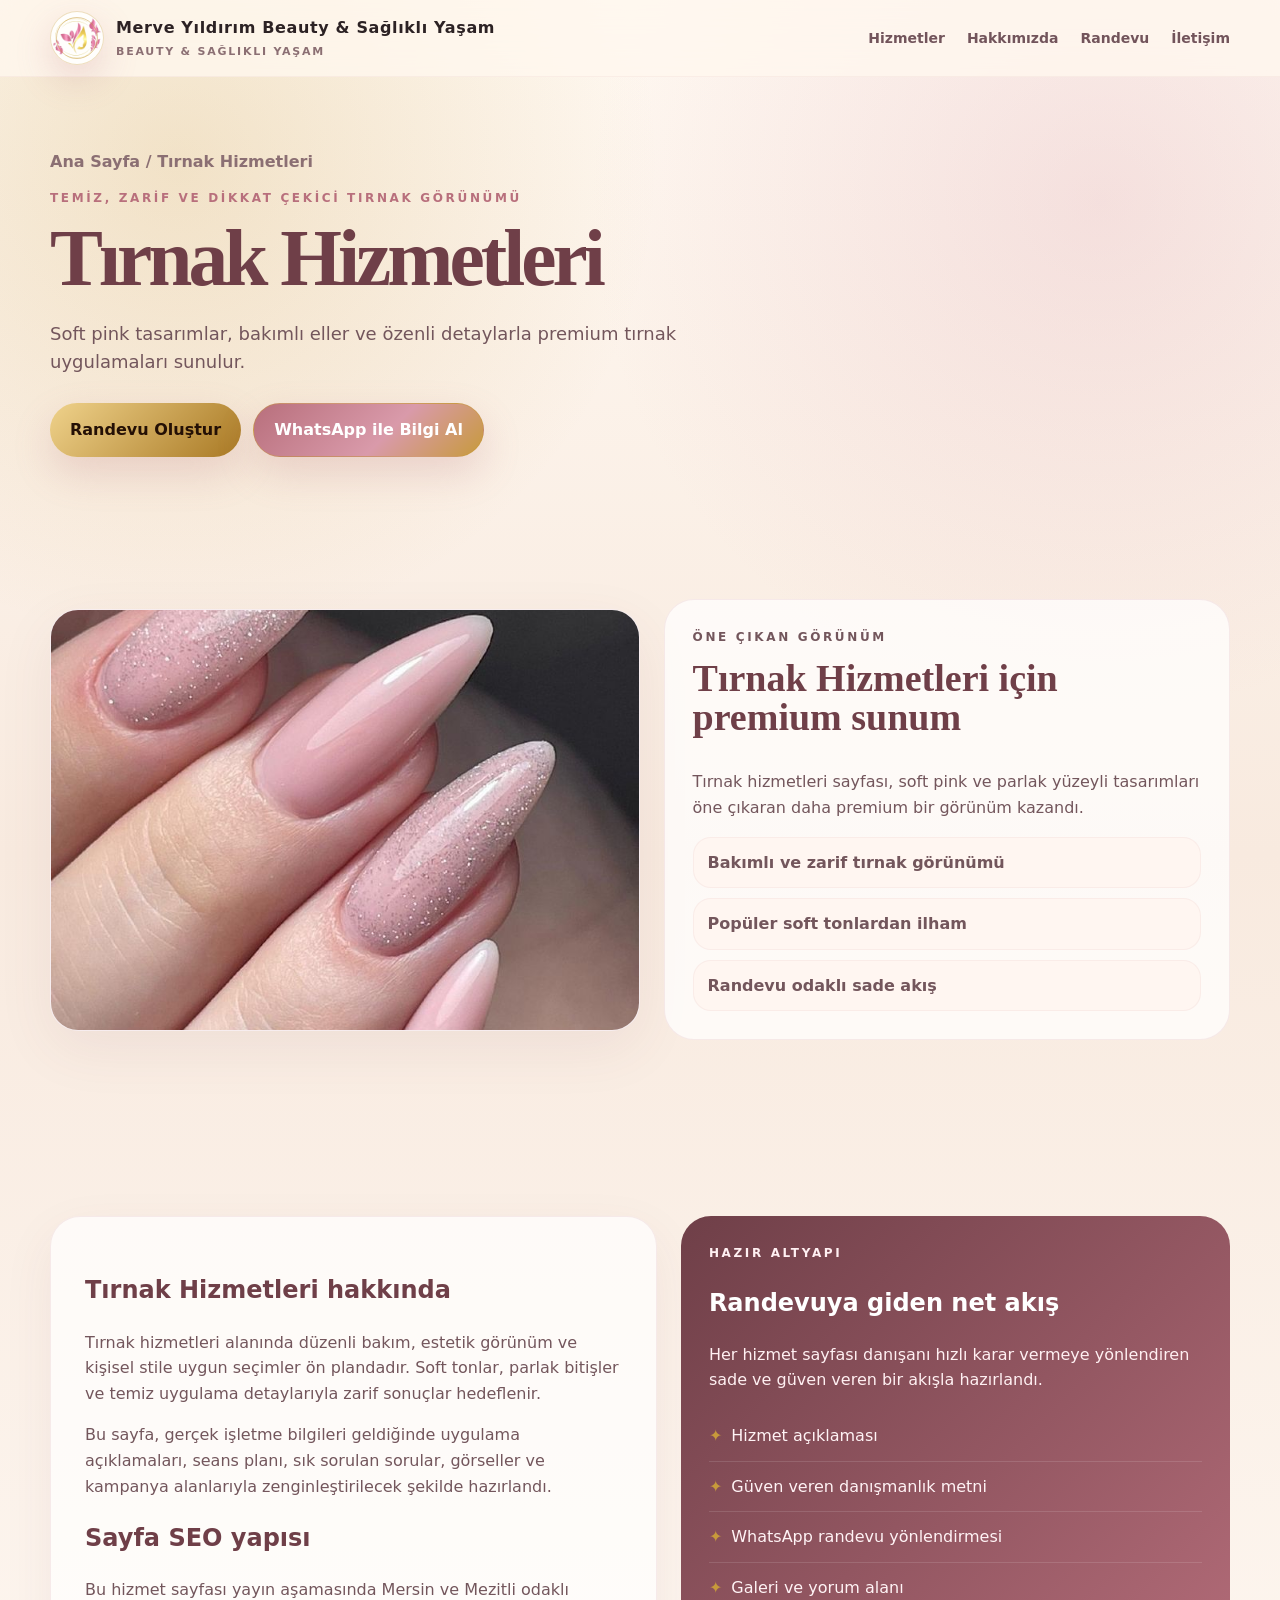
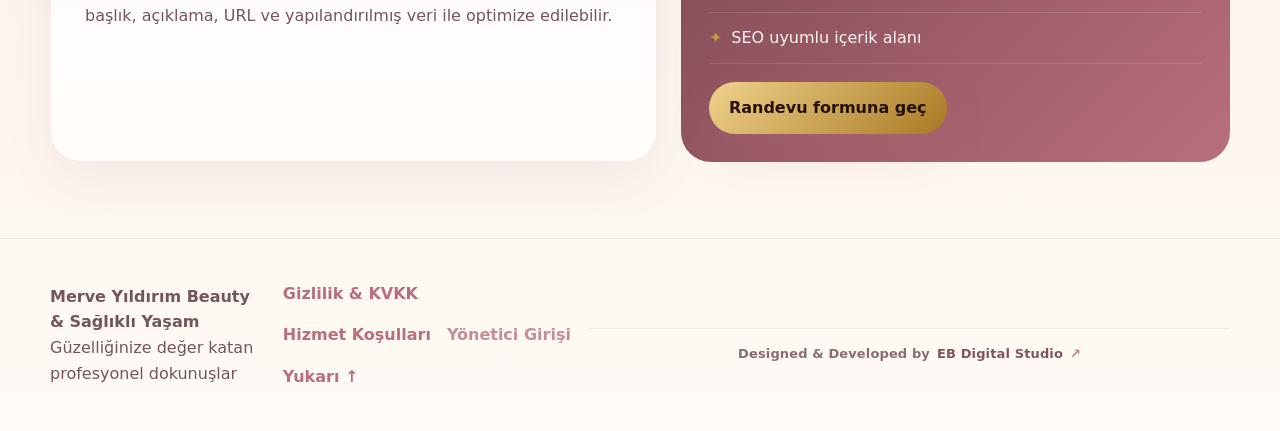
<file: hizmetler/tirnak-hizmetleri.html>
<!doctype html>
<html lang="tr">
<head>
  <meta charset="utf-8">
  <meta name="viewport" content="width=device-width, initial-scale=1">
  <title>Tırnak Hizmetleri Mezitli Mersin | Merve Yıldırım Beauty</title>
  <meta name="description" content="Mezitli Mersin’de tırnak hizmetleri, kalıcı oje ve bakım uygulamaları için Merve Yıldırım Beauty. Randevu için iletişime geçin.">
  <meta name="robots" content="index,follow">
  <meta name="author" content="Merve Yıldırım Beauty & Sağlıklı Yaşam">
  <meta name="theme-color" content="#f7efe8">
  <meta name="referrer" content="strict-origin-when-cross-origin">
  <link rel="canonical" href="https://merveyildirimguzellik.com.tr/hizmetler/tirnak-hizmetleri.html">
  <link rel="alternate" hreflang="tr-TR" href="https://merveyildirimguzellik.com.tr/hizmetler/tirnak-hizmetleri.html">
  <link rel="alternate" hreflang="x-default" href="https://merveyildirimguzellik.com.tr/hizmetler/tirnak-hizmetleri.html">
  <link rel="icon" href="../favicon.ico" sizes="any">
  <link rel="icon" type="image/png" sizes="32x32" href="../assets/images/favicon-32x32.png">
  <link rel="apple-touch-icon" sizes="180x180" href="../assets/images/favicon-180x180.png">
  <link rel="manifest" href="/manifest.webmanifest">
  <meta property="og:type" content="website">
  <meta property="og:locale" content="tr_TR">
  <meta property="og:site_name" content="Merve Yıldırım Beauty & Sağlıklı Yaşam">
  <meta property="og:title" content="Tırnak Hizmetleri Mezitli Mersin | Merve Yıldırım Beauty">
  <meta property="og:description" content="Mezitli Mersin’de tırnak hizmetleri, kalıcı oje ve bakım uygulamaları için Merve Yıldırım Beauty. Randevu için iletişime geçin.">
  <meta property="og:url" content="https://merveyildirimguzellik.com.tr/hizmetler/tirnak-hizmetleri.html">
  <meta property="og:image" content="https://merveyildirimguzellik.com.tr/assets/images/logo-merve-yildirim-original.jpg">
  <meta property="og:image:width" content="1200">
  <meta property="og:image:height" content="630">
  <meta name="twitter:card" content="summary_large_image">
  <meta name="twitter:title" content="Tırnak Hizmetleri Mezitli Mersin | Merve Yıldırım Beauty">
  <meta name="twitter:description" content="Mezitli Mersin’de tırnak hizmetleri, kalıcı oje ve bakım uygulamaları için Merve Yıldırım Beauty. Randevu için iletişime geçin.">
  <meta name="twitter:image" content="https://merveyildirimguzellik.com.tr/assets/images/logo-merve-yildirim-original.jpg">
  <link rel="stylesheet" href="../assets/css/style.css?v=13">
  <script type="application/ld+json">{"@context":"https://schema.org","@graph":[{"@type":"Service","@id":"https://merveyildirimguzellik.com.tr/hizmetler/tirnak-hizmetleri.html#service","name":"Tırnak Hizmetleri","description":"Mezitli Mersin’de tırnak hizmetleri, kalıcı oje ve bakım uygulamaları için Merve Yıldırım Beauty. Randevu için iletişime geçin.","url":"https://merveyildirimguzellik.com.tr/hizmetler/tirnak-hizmetleri.html","provider":{"@id":"https://merveyildirimguzellik.com.tr/#business"},"areaServed":["Mezitli","Mersin"],"serviceType":"Tırnak Hizmetleri"},{"@type":"BreadcrumbList","itemListElement":[{"@type":"ListItem","position":1,"name":"Ana Sayfa","item":"https://merveyildirimguzellik.com.tr/"},{"@type":"ListItem","position":2,"name":"Tırnak Hizmetleri","item":"https://merveyildirimguzellik.com.tr/hizmetler/tirnak-hizmetleri.html"}]},{"@type":"WebPage","@id":"https://merveyildirimguzellik.com.tr/hizmetler/tirnak-hizmetleri.html#webpage","url":"https://merveyildirimguzellik.com.tr/hizmetler/tirnak-hizmetleri.html","name":"Tırnak Hizmetleri Mezitli Mersin | Merve Yıldırım Beauty","headline":"Tırnak Hizmetleri Mezitli Mersin | Merve Yıldırım Beauty","description":"Mezitli Mersin’de tırnak hizmetleri, kalıcı oje ve bakım uygulamaları için Merve Yıldırım Beauty. Randevu için iletişime geçin.","inLanguage":"tr-TR","isPartOf":{"@id":"https://merveyildirimguzellik.com.tr/#website"},"about":{"@id":"https://merveyildirimguzellik.com.tr/hizmetler/tirnak-hizmetleri.html#service"}}]}</script>
</head>
<body data-service="tirnak-hizmetleri" id="top">
<header class="topbar">
  <nav class="container nav">
    <a class="logo" href="../index.html#top" aria-label="Ana sayfa">
      <span class="logo-mark"><img src="../assets/images/logo-mark.png?v=11" alt="Merve Yıldırım Beauty & Sağlıklı Yaşam logosu" width="54" height="54" loading="eager" decoding="async"></span>
      <span><span data-brand="name">Merve Yıldırım Beauty & Sağlıklı Yaşam</span><small data-brand="descriptor">Beauty & Sağlıklı Yaşam</small></span>
    </a>
    <button class="menu-toggle" id="menuToggle">Menü</button>
    <div class="nav-links" id="navLinks">
      <a href="../index.html#hizmetler">Hizmetler</a>
      <a href="../index.html#hakkimizda">Hakkımızda</a>
      <a href="../index.html#randevu">Randevu</a>
      <a href="../index.html#iletisim">İletişim</a>
    </div>
  </nav>
</header>
<main>
  <section class="page-hero">
    <div class="container">
      <div class="breadcrumb"><a href="../index.html">Ana Sayfa</a> / <span id="breadcrumbService">Hizmet</span></div>
      <p class="eyebrow" id="serviceEyebrow">Premium hizmet</p>
      <h1 id="serviceTitle">Hizmet Detayı</h1>
      <p class="hero-copy" id="serviceSummary">Hizmet özeti.</p>
      <div class="hero-actions">
        <a class="btn gold" href="../randevu.html">Randevu Oluştur</a>
        <a class="btn" href="#" data-whatsapp-service>WhatsApp ile Bilgi Al</a>
      </div>
    </div>
  </section>
  <section class="section">
    <div class="container service-spotlight">
      <div class="spotlight-media reveal"><img src="../assets/images/gallery/nails-soft-pink.jpg" alt="Soft pink tırnak tasarımı" loading="eager" decoding="async"></div>
      <div class="spotlight-copy reveal">
        <p class="eyebrow">Öne çıkan görünüm</p>
        <h2><span data-service-name>Hizmet</span> için premium sunum</h2>
        <p>Tırnak hizmetleri sayfası, soft pink ve parlak yüzeyli tasarımları öne çıkaran daha premium bir görünüm kazandı.</p>
        <div class="benefit-list">
          <div>Bakımlı ve zarif tırnak görünümü</div>
          <div>Popüler soft tonlardan ilham</div>
          <div>Randevu odaklı sade akış</div>
        </div>
      </div>
    </div>
  </section>

  <section class="section">
    <div class="container detail-grid">
      <article class="content-card reveal">
        <h2><span data-service-name>Hizmet</span> hakkında</h2>
        <p id="serviceDetail">Detay metni.</p>
        <p>Bu sayfa, gerçek işletme bilgileri geldiğinde uygulama açıklamaları, seans planı, sık sorulan sorular, görseller ve kampanya alanlarıyla zenginleştirilecek şekilde hazırlandı.</p>
        <h2>Sayfa SEO yapısı</h2>
        <p>Bu hizmet sayfası yayın aşamasında Mersin ve Mezitli odaklı başlık, açıklama, URL ve yapılandırılmış veri ile optimize edilebilir.</p>
      </article>
      <aside class="detail-panel reveal">
        <p class="eyebrow">Hazır altyapı</p>
        <h2>Randevuya giden net akış</h2>
        <p>Her hizmet sayfası danışanı hızlı karar vermeye yönlendiren sade ve güven veren bir akışla hazırlandı.</p>
        <ul class="check-list">
          <li>Hizmet açıklaması</li>
          <li>Güven veren danışmanlık metni</li>
          <li>WhatsApp randevu yönlendirmesi</li>
          <li>Galeri ve yorum alanı</li>
          <li>SEO uyumlu içerik alanı</li>
        </ul>
        <a class="btn gold" href="../randevu.html">Randevu formuna geç</a>
      </aside>
    </div>
  </section>
</main>
<footer class="footer">
  <div class="container footer-inner">
    <div><strong data-brand="name">Merve Yıldırım Beauty</strong><br><span data-brand="slogan">Premium bakım deneyimi</span></div>
    <div class="footer-links"><a href="../gizlilik-kvkk.html">Gizlilik & KVKK</a><a href="../hizmet-kosullari.html">Hizmet Koşulları</a><a href="../admin-yorumlar.html" rel="nofollow">Yönetici Girişi</a><a href="#top" data-scroll-top>Yukarı ↑</a></div>
    <div class="eb-made-by" aria-label="Site tasarım ve geliştirme imzası">
      <a href="https://ebdigitalstudio.com.tr/" target="_blank" rel="noopener noreferrer external" title="Designed & Developed by EB Digital Studio">
        <span>Designed &amp; Developed by</span>
        <strong>EB Digital Studio</strong>
        <i aria-hidden="true">↗</i>
      </a>
    </div>
  </div>
</footer>
<script src="../assets/js/site-data.js?v=13"></script>
<script src="../assets/js/app.js?v=13"></script>
</body>
</html>
</file>
<file: assets/css/style.css>
:root{
  --ink:#2c2224;
  --deep:#6f3f48;
  --wine:#b86f7c;
  --rose:#d99aaa;
  --gold:#c79a3b;
  --cream:#fff8ef;
  --soft:#f7e8dd;
  --muted:#8b6f73;
  --line:rgba(184,111,124,.16);
  --white:#fff;
  --shadow:0 28px 90px rgba(111,63,72,.16);
  --radius:28px;
}
*{box-sizing:border-box}
html{scroll-behavior:smooth}
body{
  margin:0;
  font-family:Inter, ui-sans-serif, system-ui, -apple-system, BlinkMacSystemFont, "Segoe UI", sans-serif;
  color:var(--ink);
  background:
    radial-gradient(circle at 14% 8%, rgba(199,154,59,.22), transparent 30rem),
    radial-gradient(circle at 86% 10%, rgba(217,154,170,.24), transparent 32rem),
    linear-gradient(180deg,#fff9f2,#f8eadf 42%,#fffaf5);
  line-height:1.6;
}
a{color:inherit;text-decoration:none}
img{max-width:100%;display:block}
.container{width:min(1180px,calc(100% - 36px));margin-inline:auto}
.topbar{
  position:sticky;top:0;z-index:100;
  backdrop-filter:blur(18px);
  background:rgba(255,248,239,.78);
  border-bottom:1px solid rgba(184,111,124,.08);
}
.nav{height:76px;display:flex;align-items:center;justify-content:space-between;gap:22px}
.logo{display:flex;align-items:center;gap:12px;font-weight:800;letter-spacing:.04em}
.logo-mark{width:54px;height:54px;border-radius:50%;display:grid;place-items:center;background:rgba(255,255,255,.86);box-shadow:0 14px 36px rgba(184,111,124,.24);position:relative;overflow:hidden;border:1px solid rgba(199,154,59,.32);flex:0 0 54px}
.logo-mark:after{content:"";position:absolute;inset:5px;border:1px solid rgba(199,154,59,.48);border-radius:50%;pointer-events:none}.logo-mark img{width:100%;height:100%;object-fit:contain;border-radius:50%;display:block}
.logo small{display:block;font-size:11px;color:var(--muted);font-weight:700;letter-spacing:.16em;text-transform:uppercase;margin-top:2px}
.nav-links{display:flex;align-items:center;gap:22px;color:#72545b;font-size:14px;font-weight:700}
.nav-links a{position:relative}.nav-links a:after{content:"";position:absolute;left:0;right:100%;bottom:-7px;height:1px;background:var(--gold);transition:.3s}.nav-links a:hover:after{right:0}
.menu-toggle{display:none;border:0;background:var(--deep);color:#fff;border-radius:14px;padding:10px 12px}
.btn{display:inline-flex;align-items:center;justify-content:center;gap:9px;border:1px solid rgba(199,154,59,.45);background:linear-gradient(135deg,var(--wine),var(--rose) 58%,var(--gold));color:#fff;border-radius:999px;padding:13px 20px;font-weight:800;box-shadow:0 16px 38px rgba(184,111,124,.22);transition:.28s ease}
.btn:hover{transform:translateY(-2px);box-shadow:0 22px 50px rgba(184,111,124,.28)}
.btn.light{background:rgba(255,255,255,.5);color:var(--deep);border-color:rgba(184,111,124,.14);box-shadow:none}.btn.gold{background:linear-gradient(135deg,#efd28b,#a97924);color:#241005;border:0}
.hero{padding:86px 0 58px;position:relative;overflow:hidden}.hero-grid{display:grid;grid-template-columns:1.05fr .95fr;gap:48px;align-items:center}
.eyebrow{font-size:12px;letter-spacing:.22em;text-transform:uppercase;color:#b86f7c;font-weight:900;margin:0 0 12px}
h1{font-family:Georgia, 'Times New Roman', serif;font-size:clamp(43px,6.2vw,88px);line-height:.98;letter-spacing:-.05em;margin:0;color:var(--deep)}
h1 span,.title-gradient{background:linear-gradient(90deg,var(--wine),var(--rose),var(--gold));-webkit-background-clip:text;color:transparent}
.hero-copy{font-size:18px;color:#73565c;max-width:680px;margin:22px 0 26px}.hero-actions{display:flex;gap:12px;flex-wrap:wrap;margin-bottom:24px}.trust-row{display:flex;gap:10px;flex-wrap:wrap}.trust-row span{border:1px solid var(--line);background:rgba(255,255,255,.55);border-radius:999px;padding:9px 13px;color:#73565c;font-size:13px;font-weight:800}
.hero-art{position:relative;min-height:640px}.portrait-card{position:absolute;inset:0 0 auto 10%;height:590px;border-radius:44% 44% 34px 34px;background:linear-gradient(160deg,#f7dce3,#fff9ef 46%,#d5ad56);box-shadow:var(--shadow);overflow:hidden;border:1px solid rgba(255,255,255,.7)}
.portrait-card:before{}.portrait-card:after{display:none}
.beauty-silhouette{display:none}
.float-card{position:absolute;left:0;bottom:64px;background:rgba(255,255,255,.72);backdrop-filter:blur(15px);border:1px solid rgba(255,255,255,.82);border-radius:22px;padding:18px;box-shadow:0 20px 50px rgba(111,63,72,.12);width:260px}.float-card strong{display:block;color:var(--deep);font-size:21px}.float-card p{margin:4px 0 0;color:var(--muted);font-size:13px}
.section{padding:76px 0}.section-head{display:flex;align-items:end;justify-content:space-between;gap:24px;margin-bottom:30px}.section-head h2{font-family:Georgia,serif;font-size:clamp(32px,4vw,58px);line-height:1;margin:0;color:var(--deep);letter-spacing:-.04em}.section-head p{max-width:520px;color:#73565c;margin:0}
.stats-grid{display:grid;grid-template-columns:repeat(4,1fr);gap:14px}.stat-card{padding:24px;border-radius:24px;background:rgba(255,255,255,.64);border:1px solid rgba(184,111,124,.10);box-shadow:0 18px 42px rgba(111,63,72,.06)}.stat-card strong{display:block;font-size:30px;color:var(--wine)}.stat-card span{color:var(--muted);font-size:13px;font-weight:700}
.services-grid{display:grid;grid-template-columns:repeat(3,1fr);gap:18px}.service-card{padding:28px;border-radius:var(--radius);background:linear-gradient(180deg,rgba(255,255,255,.76),rgba(255,248,239,.68));border:1px solid rgba(184,111,124,.12);box-shadow:0 22px 58px rgba(111,63,72,.08);min-height:310px;display:flex;flex-direction:column;transition:.32s}.service-card:hover{transform:translateY(-5px);box-shadow:0 28px 70px rgba(111,63,72,.14)}.service-icon{width:52px;height:52px;border-radius:18px;display:grid;place-items:center;background:linear-gradient(135deg,var(--rose),var(--gold));color:#fff;font-size:22px;margin-bottom:18px}.service-card h3{font-size:24px;margin:0 0 9px;color:var(--deep)}.service-card p:not(.eyebrow){color:#76585f;margin:0 0 18px}.text-link{margin-top:auto;color:var(--wine);font-weight:900}.text-link span{color:var(--gold)}
.split{display:grid;grid-template-columns:.92fr 1.08fr;gap:28px;align-items:stretch}.about-card{padding:38px;border-radius:34px;background:linear-gradient(135deg,var(--deep),var(--wine));color:#fff;box-shadow:var(--shadow);position:relative;overflow:hidden}.about-card:after{content:"";position:absolute;right:-80px;bottom:-80px;width:260px;height:260px;border-radius:50%;background:rgba(199,154,59,.15)}.about-card h2{font-family:Georgia,serif;font-size:44px;line-height:1;margin:0 0 18px}.about-card p{color:#fff0f2}.feature-list{display:grid;gap:12px}.feature{padding:20px;border-radius:22px;background:rgba(255,255,255,.64);border:1px solid rgba(184,111,124,.10)}.feature strong{display:block;color:var(--deep);margin-bottom:4px}.feature span{color:#76585f}
.portfolio-preview{display:grid;grid-template-columns:repeat(3,1fr);gap:18px}.listing-card{background:#fff;border:1px solid rgba(184,111,124,.12);border-radius:28px;overflow:hidden;box-shadow:0 18px 55px rgba(111,63,72,.08)}.listing-img{height:190px;background:linear-gradient(135deg,#f2ddd4,#fff4ea 45%,#c79a3b);position:relative}.listing-img:before{content:"";position:absolute;left:28px;right:28px;bottom:28px;height:76px;background:rgba(184,111,124,.46);clip-path:polygon(0 100%,25% 38%,38% 56%,58% 12%,100% 100%)}.listing-body{padding:22px}.listing-body h3{margin:0;color:var(--deep)}.listing-body p{color:#76585f}.specs{display:flex;gap:8px;flex-wrap:wrap}.specs span{border-radius:999px;background:#fff2ec;padding:7px 10px;font-size:12px;color:#76585f;font-weight:800}
.campaign-grid,.testimonial-grid{display:grid;grid-template-columns:repeat(3,1fr);gap:18px}.campaign-card,.quote-card{padding:26px;border-radius:26px;background:rgba(255,255,255,.68);border:1px solid rgba(184,111,124,.12)}.campaign-card span{display:inline-flex;margin-bottom:12px;padding:6px 10px;border-radius:999px;background:#fff3d6;color:#7b5522;font-weight:900;font-size:12px}.campaign-card h3,.quote-card strong{color:var(--deep)}.campaign-card p,.quote-card p{color:#76585f}
.appointment{padding:42px;border-radius:34px;background:linear-gradient(135deg,var(--deep),var(--wine));color:#fff;box-shadow:var(--shadow)}.appointment h2{font-family:Georgia,serif;font-size:48px;line-height:1;margin:0 0 14px}.appointment p{color:#fff0f2}.form-grid{display:grid;grid-template-columns:1fr 1fr;gap:12px;margin-top:22px}.input{width:100%;border:1px solid rgba(255,255,255,.16);background:rgba(255,255,255,.08);color:#fff;border-radius:16px;padding:14px;outline:none}.input::placeholder{color:rgba(255,255,255,.65)}select.input option{color:#2c2224}textarea.input{grid-column:1/-1;min-height:110px;resize:vertical}.form-grid .btn{border:0;grid-column:1/-1}.contact-grid{display:grid;grid-template-columns:repeat(3,1fr);gap:16px}.contact-card{padding:24px;border-radius:26px;background:rgba(255,255,255,.66);border:1px solid rgba(184,111,124,.12)}.contact-card span{color:var(--muted);font-size:12px;text-transform:uppercase;letter-spacing:.14em;font-weight:900}.contact-card strong{display:block;margin-top:6px;color:var(--deep);font-size:18px}
.footer{padding:42px 0;border-top:1px solid rgba(184,111,124,.10);color:#73565c}.footer-inner{display:flex;justify-content:space-between;gap:20px;align-items:center}.footer-links{display:flex;gap:16px;flex-wrap:wrap}.footer a{font-weight:800;color:var(--wine)}
.page-hero{padding:72px 0 42px}.page-hero h1{max-width:920px}.breadcrumb{color:var(--muted);font-weight:800;margin-bottom:14px}.content-card{padding:34px;border-radius:30px;background:rgba(255,255,255,.7);border:1px solid rgba(184,111,124,.12);box-shadow:0 18px 52px rgba(111,63,72,.07)}.content-card h2{color:var(--deep)}.content-card p,.content-card li{color:#73565c}.legal{max-width:900px}.detail-grid{display:grid;grid-template-columns:1.05fr .95fr;gap:24px}.detail-panel{padding:28px;border-radius:30px;background:linear-gradient(135deg,var(--deep),var(--wine));color:#fff}.detail-panel p{color:#fff0f2}.check-list{list-style:none;padding:0;margin:18px 0}.check-list li{padding:12px 0;border-bottom:1px solid rgba(255,255,255,.12);color:#fff3f5}.check-list li:before{content:"✦";color:var(--gold);margin-right:9px}
.reveal{opacity:0;transform:translateY(22px);transition:.7s cubic-bezier(.2,.7,.2,1);transition-delay:calc(var(--i,0) * .04s)}.reveal.is-visible{opacity:1;transform:none}
@media(max-width:950px){.hero-grid,.split,.detail-grid{grid-template-columns:1fr}.hero-art{min-height:520px}.portrait-card{left:0;height:500px}.services-grid,.portfolio-preview,.campaign-grid,.testimonial-grid,.contact-grid,.stats-grid{grid-template-columns:repeat(2,1fr)}.nav-links{position:fixed;inset:76px 18px auto;flex-direction:column;align-items:stretch;padding:20px;border-radius:22px;background:rgba(255,248,239,.96);border:1px solid rgba(184,111,124,.14);box-shadow:var(--shadow);display:none}.nav-links.open{display:flex}.menu-toggle{display:block}}
@media(max-width:640px){.container{width:min(100% - 24px,1180px)}.nav{height:68px}.hero{padding:48px 0 34px}h1{font-size:44px}.hero-copy{font-size:16px}.hero-art{min-height:420px}.portrait-card{height:400px;border-radius:38% 38% 26px 26px}.float-card{width:auto;right:10px;bottom:30px}.beauty-silhouette{width:190px;height:280px}.section{padding:48px 0}.section-head{display:block}.services-grid,.portfolio-preview,.campaign-grid,.testimonial-grid,.contact-grid,.stats-grid,.form-grid{grid-template-columns:1fr}.appointment h2,.about-card h2{font-size:34px}.footer-inner{display:block}.footer-links{margin-top:18px}}

/* V2 Admin Onaylı Yorum Sistemi */
.review-cta{
  margin-top:22px;
  padding:26px;
  border-radius:28px;
  background:linear-gradient(135deg,rgba(255,255,255,.76),rgba(255,248,239,.7));
  border:1px solid rgba(184,111,124,.12);
  box-shadow:0 18px 55px rgba(111,63,72,.08);
  display:flex;
  align-items:center;
  justify-content:space-between;
  gap:22px;
}
.review-cta h3{font-family:Georgia,serif;font-size:30px;line-height:1.05;margin:0 0 8px;color:var(--deep)}
.review-cta p{margin:0;color:#76585f;max-width:700px}
.review-card small{display:block;color:var(--muted);font-weight:800;margin-top:4px}
.stars{color:#a97924;font-size:20px;letter-spacing:2px;margin-bottom:10px}
.review-form .consent-line{
  grid-column:1/-1;
  display:flex;
  align-items:flex-start;
  gap:10px;
  color:#73565c;
  background:rgba(255,255,255,.55);
  border:1px solid rgba(184,111,124,.12);
  border-radius:18px;
  padding:13px 14px;
}
.review-form .consent-line input{margin-top:5px;accent-color:var(--wine)}
.form-status{font-weight:800;color:var(--wine);margin-top:16px}
.admin-login-grid{display:grid;grid-template-columns:1fr 1fr;gap:16px;margin-top:18px}
.admin-login-card{
  padding:22px;
  border-radius:24px;
  background:rgba(255,255,255,.62);
  border:1px solid rgba(184,111,124,.12);
  display:grid;
  gap:12px;
}
.admin-login-card h3{margin:0;color:var(--deep)}
.admin-login-card p{margin:0;color:#76585f}
.admin-login-card small{min-height:18px;color:var(--wine);font-weight:800}
.admin-toolbar{display:flex;justify-content:space-between;align-items:center;gap:18px;margin-bottom:18px}
.admin-toolbar h2{margin:0;color:var(--deep)}
.admin-toolbar p{margin:6px 0 0;color:#76585f;font-weight:800}
.admin-toolbar-actions{display:flex;gap:10px;flex-wrap:wrap}
.admin-review-list{display:grid;gap:14px}
.admin-review-card{
  padding:22px;
  border-radius:26px;
  background:rgba(255,255,255,.72);
  border:1px solid rgba(184,111,124,.12);
  box-shadow:0 16px 45px rgba(111,63,72,.06);
}
.admin-review-head{display:flex;align-items:flex-start;justify-content:space-between;gap:14px;margin-bottom:10px}
.admin-review-head strong{display:block;color:var(--deep);font-size:20px}
.admin-review-head span{display:block;color:var(--muted);font-weight:800;font-size:13px;margin-top:2px}
.admin-review-card p{color:#76585f;margin:10px 0}
.admin-review-card small{color:var(--muted);font-weight:800}
.admin-badge{display:inline-flex;align-items:center;padding:7px 10px;border-radius:999px;font-size:12px;font-weight:900;border:1px solid rgba(184,111,124,.14);white-space:nowrap}
.admin-badge.pending{background:#fff3d6;color:#7b5522}
.admin-badge.approved{background:#e8f8ef;color:#166534}
.admin-badge.rejected{background:#fde8ec;color:#9f1239}
.admin-actions{display:flex;gap:8px;flex-wrap:wrap;margin-top:16px}
.admin-actions .btn{padding:10px 14px;font-size:13px}
@media(max-width:760px){.review-cta,.admin-toolbar{display:block}.review-cta .btn,.admin-toolbar-actions{margin-top:16px}.admin-login-grid{grid-template-columns:1fr}}
.content-card .input,.admin-login-card .input{
  background:rgba(255,255,255,.82);
  color:var(--ink);
  border-color:rgba(184,111,124,.18);
}
.content-card .input::placeholder,.admin-login-card .input::placeholder{color:#8b6f73}
.content-card select.input option,.admin-login-card select.input option{color:var(--ink)}

.hero-logo-image{position:absolute;inset:9%;width:82%;height:82%;object-fit:contain;display:block;filter:drop-shadow(0 24px 40px rgba(111,63,72,.12));z-index:2}


.hero-showcase{position:absolute;inset:0 0 auto 10%;height:590px;border-radius:44% 44% 34px 34px;overflow:hidden;box-shadow:var(--shadow);border:1px solid rgba(255,255,255,.76);background:#fff}
.hero-showcase img,.hero-showcase video{width:100%;height:100%;object-fit:cover;display:block}
.hero-showcase:after{content:"";position:absolute;inset:0;background:linear-gradient(180deg,rgba(255,248,239,.05),rgba(111,63,72,.18));pointer-events:none}
.hero-badge{position:absolute;right:22px;top:22px;display:flex;align-items:center;gap:12px;background:rgba(255,255,255,.78);backdrop-filter:blur(12px);padding:12px 14px;border-radius:18px;box-shadow:0 18px 40px rgba(111,63,72,.12);z-index:3;border:1px solid rgba(255,255,255,.82)}
.hero-badge img{width:52px;height:52px;object-fit:contain;border-radius:50%}
.hero-badge strong{display:block;color:var(--deep);font-size:15px;line-height:1.1}.hero-badge small{display:block;color:var(--muted)}
.service-thumb{height:176px;border-radius:22px;overflow:hidden;margin:-6px -6px 18px;background:#f7ede4}.service-thumb img{width:100%;height:100%;object-fit:cover}
.featured-grid{display:grid;grid-template-columns:repeat(4,1fr);gap:18px}.featured-card{border-radius:28px;overflow:hidden;background:#fff;border:1px solid rgba(184,111,124,.12);box-shadow:0 18px 55px rgba(111,63,72,.08)}.featured-card img{width:100%;height:240px;object-fit:cover}.featured-body{padding:20px}.featured-body h3{margin:0 0 8px;color:var(--deep);font-size:22px}.featured-body p{margin:0;color:#76585f}.featured-body a{display:inline-block;margin-top:14px;color:var(--wine);font-weight:900}
.gallery-grid{display:grid;grid-template-columns:1.1fr .9fr .9fr;grid-auto-rows:220px;gap:18px}.gallery-item{position:relative;border-radius:30px;overflow:hidden;background:#fff;box-shadow:0 18px 55px rgba(111,63,72,.08)}.gallery-item.large{grid-row:span 2}.gallery-item img{width:100%;height:100%;object-fit:cover}.gallery-caption{position:absolute;left:16px;right:16px;bottom:16px;padding:12px 14px;border-radius:16px;background:rgba(255,255,255,.78);backdrop-filter:blur(10px);color:var(--deep);font-weight:800;font-size:14px}
.video-grid{display:grid;grid-template-columns:repeat(3,1fr);gap:18px}.video-card{background:rgba(255,255,255,.72);border:1px solid rgba(184,111,124,.12);border-radius:30px;padding:18px;box-shadow:0 18px 55px rgba(111,63,72,.08)}.phone-frame{position:relative;border-radius:30px;overflow:hidden;background:#1f1718;padding:8px;aspect-ratio:9/16;margin-bottom:14px;box-shadow:inset 0 0 0 1px rgba(255,255,255,.08)}.phone-frame video{width:100%;height:100%;object-fit:cover;border-radius:24px;background:#000}.video-card h3{margin:0 0 8px;color:var(--deep)}.video-card p{margin:0;color:#76585f}
.mini-badge{display:inline-flex;padding:6px 10px;border-radius:999px;background:#fff3d6;color:#7b5522;font-size:12px;font-weight:900;margin-bottom:12px}
.service-spotlight{display:grid;grid-template-columns:1.02fr .98fr;gap:24px;align-items:center;margin-bottom:24px}.spotlight-media{border-radius:28px;overflow:hidden;box-shadow:0 18px 55px rgba(111,63,72,.08);background:#fff;border:1px solid rgba(184,111,124,.12)}.spotlight-media img{width:100%;height:420px;object-fit:cover}.spotlight-copy{padding:28px;border-radius:30px;background:rgba(255,255,255,.72);border:1px solid rgba(184,111,124,.12)}.spotlight-copy h2{margin-top:0;color:var(--deep);font-family:Georgia,serif;font-size:38px;line-height:1.04}.spotlight-copy p{color:#73565c}.benefit-list{display:grid;gap:10px;margin-top:16px}.benefit-list div{padding:12px 14px;border-radius:18px;background:#fff6f1;color:#73565c;font-weight:700;border:1px solid rgba(184,111,124,.08)}
.hero-logo-image{display:none}
@media(max-width:950px){.featured-grid,.video-grid{grid-template-columns:repeat(2,1fr)}.gallery-grid,.service-spotlight{grid-template-columns:1fr}.gallery-grid{grid-auto-rows:200px}.hero-showcase{left:0;height:500px}}
@media(max-width:640px){.featured-grid,.video-grid,.gallery-grid{grid-template-columns:1fr}.gallery-item.large{grid-row:auto}.hero-showcase{height:400px;border-radius:38% 38% 26px 26px}.hero-badge{left:14px;right:14px;top:14px}.service-thumb{height:220px}.spotlight-media img{height:300px}}


/* V9 Supabase canlı admin girişi */
.live-login-card{
  max-width:560px;
  margin-top:22px;
}
.admin-login-card button:disabled{
  opacity:.55;
  cursor:not-allowed;
  transform:none;
}
.footer-links a[rel="nofollow"]{
  opacity:.78;
}



/* V11 Galeri + Video Premium Görsel Sistem */
.hero-showcase{position:absolute;inset:0 0 auto 10%;height:590px;border-radius:44% 44% 34px 34px;overflow:hidden;box-shadow:var(--shadow);border:1px solid rgba(255,255,255,.76);background:#fff}
.hero-showcase img,.hero-showcase video{width:100%;height:100%;object-fit:cover;display:block}
.hero-showcase:after{content:"";position:absolute;inset:0;background:linear-gradient(180deg,rgba(255,248,239,.04),rgba(111,63,72,.20));pointer-events:none}
.hero-badge{position:absolute;right:22px;top:22px;display:flex;align-items:center;gap:12px;background:rgba(255,255,255,.78);backdrop-filter:blur(12px);padding:12px 14px;border-radius:18px;box-shadow:0 18px 40px rgba(111,63,72,.12);z-index:3;border:1px solid rgba(255,255,255,.82)}
.hero-badge img{width:52px;height:52px;object-fit:contain;border-radius:50%}
.hero-badge strong{display:block;color:var(--deep);font-size:15px;line-height:1.1}
.hero-badge small{display:block;color:var(--muted)}
.service-thumb{height:176px;border-radius:22px;overflow:hidden;margin:-6px -6px 18px;background:#f7ede4}
.service-thumb img{width:100%;height:100%;object-fit:cover}
.featured-grid{display:grid;grid-template-columns:repeat(4,1fr);gap:18px}
.featured-card{border-radius:28px;overflow:hidden;background:#fff;border:1px solid rgba(184,111,124,.12);box-shadow:0 18px 55px rgba(111,63,72,.08)}
.featured-card img{width:100%;height:240px;object-fit:cover}
.featured-body{padding:20px}
.featured-body h3{margin:0 0 8px;color:var(--deep);font-size:22px}
.featured-body p{margin:0;color:#76585f}
.featured-body a{display:inline-block;margin-top:14px;color:var(--wine);font-weight:900}
.gallery-grid{display:grid;grid-template-columns:1.1fr .9fr .9fr;grid-auto-rows:220px;gap:18px}
.gallery-item{position:relative;border-radius:30px;overflow:hidden;background:#fff;box-shadow:0 18px 55px rgba(111,63,72,.08)}
.gallery-item.large{grid-row:span 2}
.gallery-item img{width:100%;height:100%;object-fit:cover}
.gallery-caption{position:absolute;left:16px;right:16px;bottom:16px;padding:12px 14px;border-radius:16px;background:rgba(255,255,255,.78);backdrop-filter:blur(10px);color:var(--deep);font-weight:800;font-size:14px}
.video-grid{display:grid;grid-template-columns:repeat(3,1fr);gap:18px}
.video-card{background:rgba(255,255,255,.72);border:1px solid rgba(184,111,124,.12);border-radius:30px;padding:18px;box-shadow:0 18px 55px rgba(111,63,72,.08)}
.phone-frame{position:relative;border-radius:30px;overflow:hidden;background:#1f1718;padding:8px;aspect-ratio:9/16;margin-bottom:14px;box-shadow:inset 0 0 0 1px rgba(255,255,255,.08)}
.phone-frame video{width:100%;height:100%;object-fit:cover;border-radius:24px;background:#000}
.video-card h3{margin:0 0 8px;color:var(--deep)}
.video-card p{margin:0;color:#76585f}
.mini-badge{display:inline-flex;padding:6px 10px;border-radius:999px;background:#fff3d6;color:#7b5522;font-size:12px;font-weight:900;margin-bottom:12px}
.service-spotlight{display:grid;grid-template-columns:1.02fr .98fr;gap:24px;align-items:center;margin-bottom:24px}
.spotlight-media{border-radius:28px;overflow:hidden;box-shadow:0 18px 55px rgba(111,63,72,.08);background:#fff;border:1px solid rgba(184,111,124,.12)}
.spotlight-media img{width:100%;height:420px;object-fit:cover}
.spotlight-copy{padding:28px;border-radius:30px;background:rgba(255,255,255,.72);border:1px solid rgba(184,111,124,.12)}
.spotlight-copy h2{margin-top:0;color:var(--deep);font-family:Georgia,serif;font-size:38px;line-height:1.04}
.spotlight-copy p{color:#73565c}
.benefit-list{display:grid;gap:10px;margin-top:16px}
.benefit-list div{padding:12px 14px;border-radius:18px;background:#fff6f1;color:#73565c;font-weight:700;border:1px solid rgba(184,111,124,.08)}
.hero-logo-image{display:none}
@media(max-width:950px){.featured-grid,.video-grid{grid-template-columns:repeat(2,1fr)}.gallery-grid,.service-spotlight{grid-template-columns:1fr}.gallery-grid{grid-auto-rows:200px}.hero-showcase{left:0;height:500px}}
@media(max-width:640px){.featured-grid,.video-grid,.gallery-grid{grid-template-columns:1fr}.gallery-item.large{grid-row:auto}.hero-showcase{height:400px;border-radius:38% 38% 26px 26px}.hero-badge{left:14px;right:14px;top:14px}.service-thumb{height:220px}.spotlight-media img{height:300px}}


/* V12 EB Digital Studio Dijital İmza */
.eb-signature{
  display:flex;
  align-items:center;
  justify-content:flex-end;
}
.eb-signature a{
  display:inline-flex;
  align-items:center;
  gap:12px;
  padding:12px 14px;
  border-radius:999px;
  color:#6f3f48;
  text-decoration:none;
  background:linear-gradient(135deg,rgba(255,255,255,.76),rgba(255,245,238,.58));
  border:1px solid rgba(184,111,124,.18);
  box-shadow:0 14px 38px rgba(111,63,72,.08);
  transition:transform .22s ease, box-shadow .22s ease, border-color .22s ease;
}
.eb-signature a:hover{
  transform:translateY(-2px);
  border-color:rgba(184,111,124,.34);
  box-shadow:0 20px 48px rgba(111,63,72,.13);
}
.eb-signature-dot{
  width:38px;
  height:38px;
  display:grid;
  place-items:center;
  border-radius:50%;
  color:#fff;
  background:linear-gradient(135deg,#6f3f48,#b86f7c,#d6b778);
  font-weight:900;
  font-size:12px;
  letter-spacing:.05em;
  box-shadow:0 10px 25px rgba(184,111,124,.22);
}
.eb-signature small{
  display:block;
  color:#9a6b72;
  font-size:11px;
  font-weight:800;
  letter-spacing:.08em;
  text-transform:uppercase;
  line-height:1.1;
}
.eb-signature strong{
  display:block;
  color:#6f3f48;
  font-size:14px;
  line-height:1.15;
  white-space:nowrap;
}
.footer-inner{
  gap:18px;
}
@media(max-width:760px){
  .eb-signature{
    width:100%;
    justify-content:flex-start;
  }
  .eb-signature a{
    width:100%;
    justify-content:flex-start;
  }
}


/* V13 Bercant tarzı EB Digital Studio imzası */
.eb-signature{display:none!important}
.eb-made-by{
  width:100%;
  display:flex;
  justify-content:center;
  align-items:center;
  margin-top:18px;
  padding-top:18px;
  border-top:1px solid rgba(184,111,124,.12);
}
.eb-made-by a{
  display:inline-flex;
  align-items:center;
  justify-content:center;
  gap:7px;
  color:#7a5960;
  text-decoration:none;
  font-size:13px;
  line-height:1;
  letter-spacing:.01em;
  opacity:.88;
  transition:opacity .22s ease, transform .22s ease, color .22s ease;
}
.eb-made-by a:hover{
  opacity:1;
  color:#6f3f48;
  transform:translateY(-1px);
}
.eb-made-by span{
  font-weight:600;
}
.eb-made-by strong{
  color:#6f3f48;
  font-weight:900;
}
.eb-made-by i{
  font-style:normal;
  color:#b86f7c;
  font-weight:900;
}
@media(max-width:760px){
  .eb-made-by{
    justify-content:flex-start;
  }
  .eb-made-by a{
    flex-wrap:wrap;
    justify-content:flex-start;
  }
}
</file>
